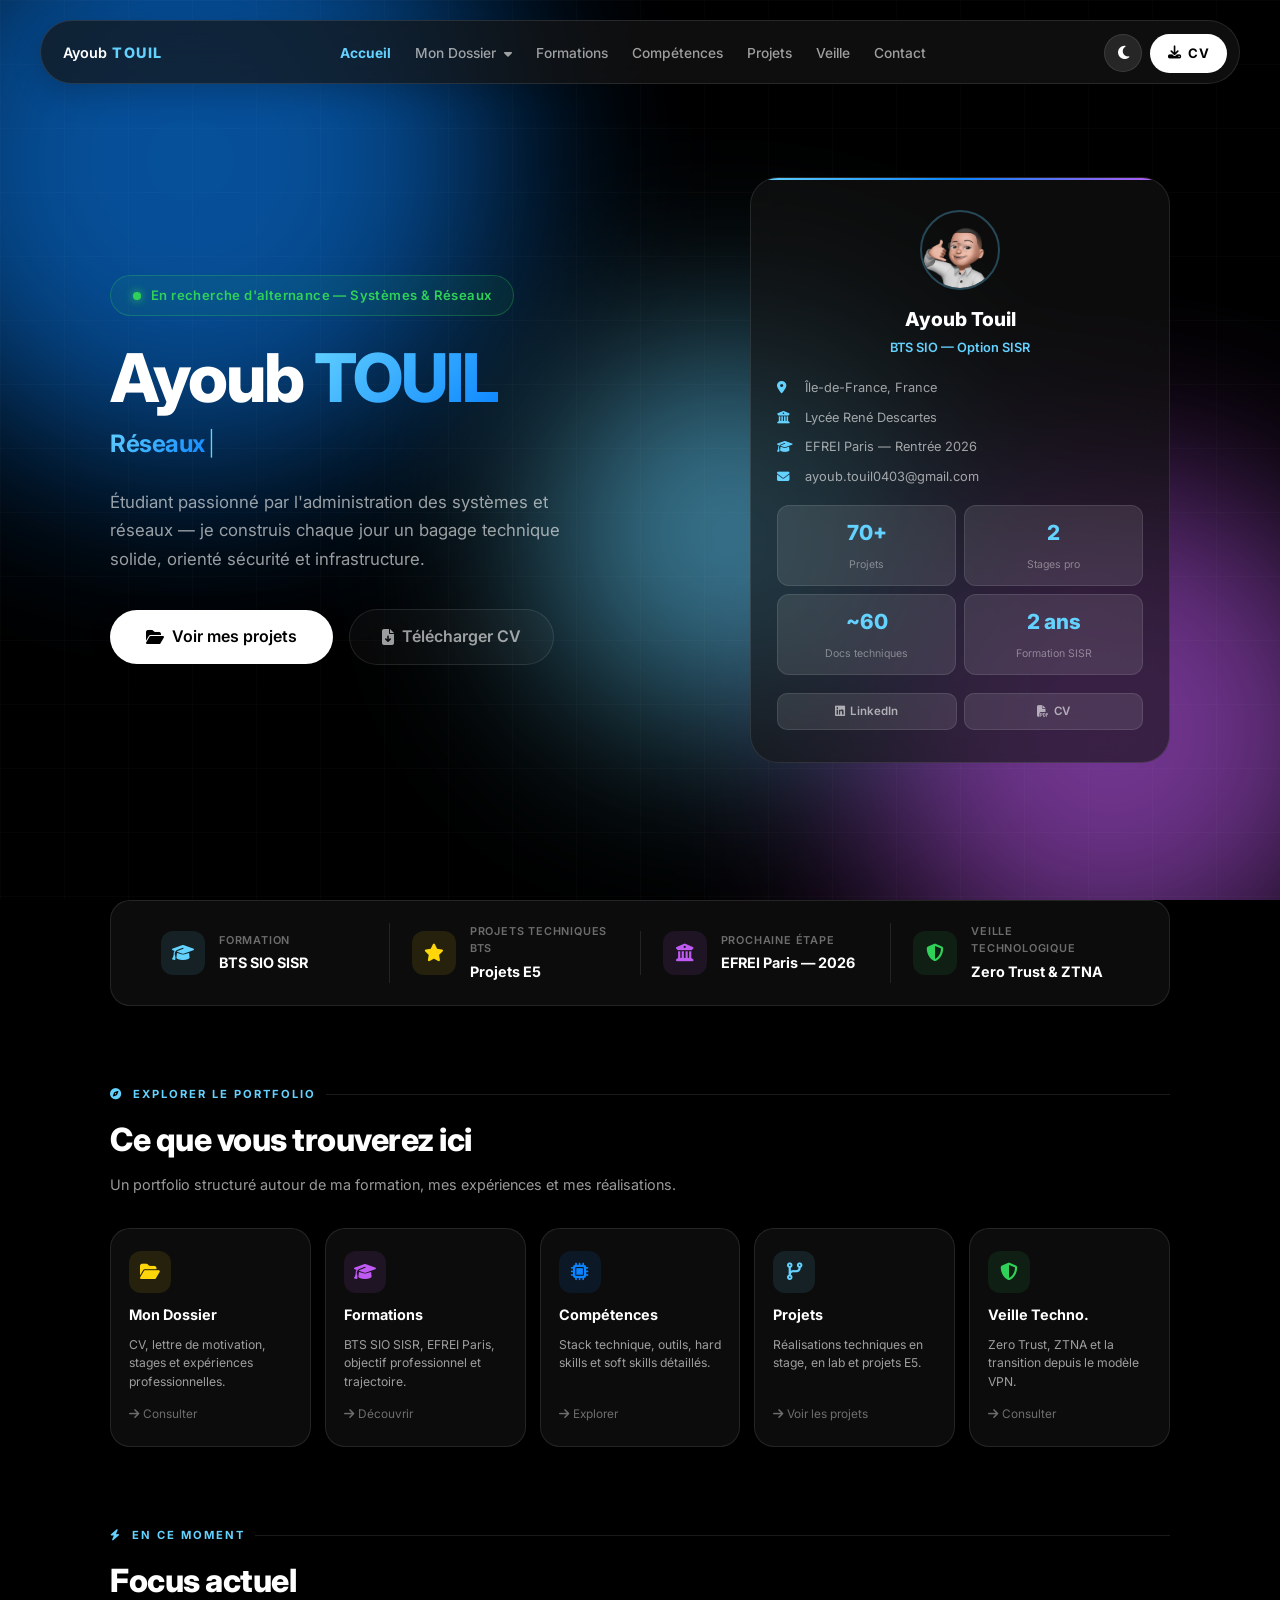
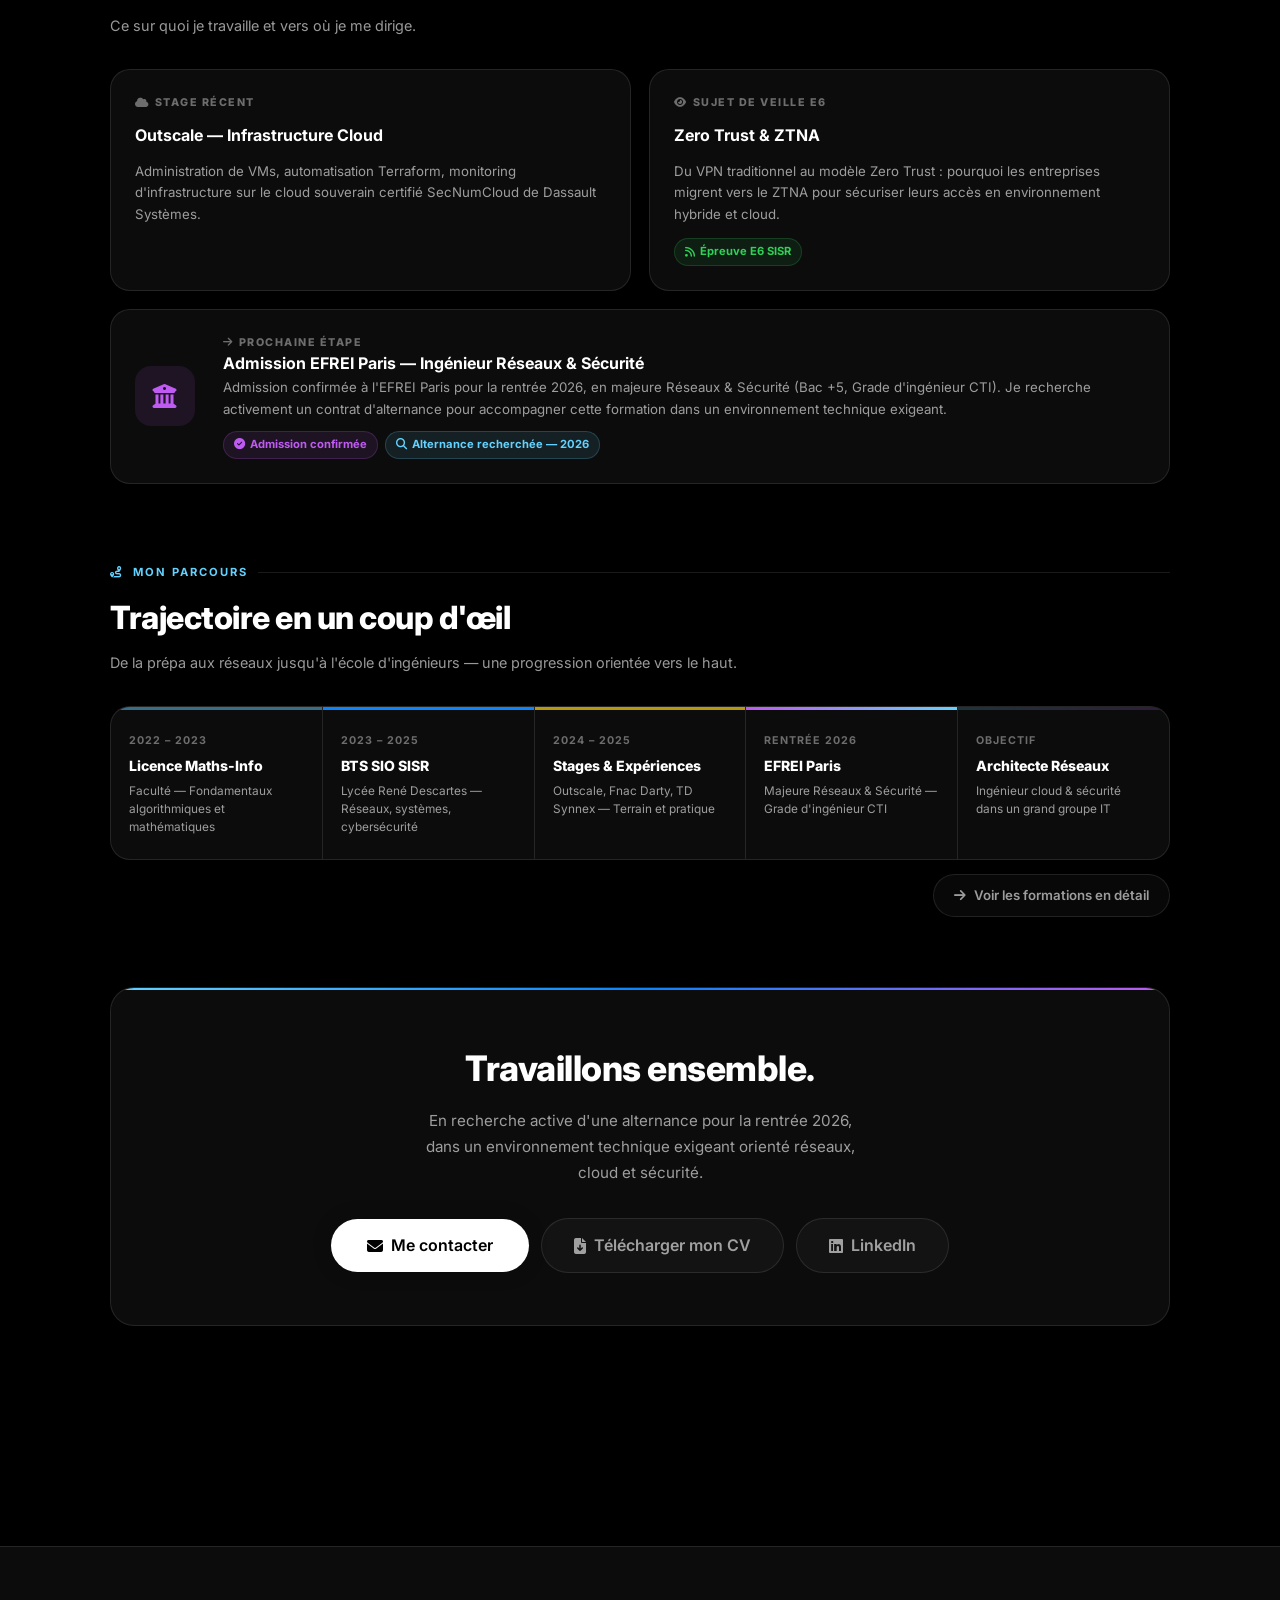
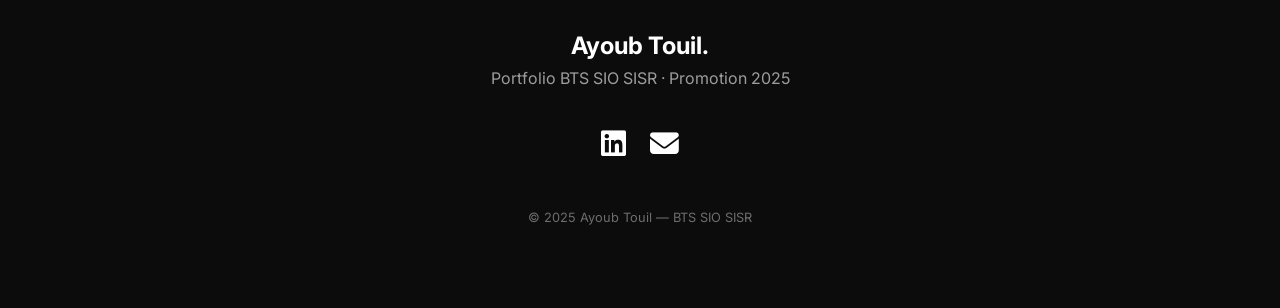
<file: index.html>
<!DOCTYPE html>
<html lang="fr">
<head>
    <meta charset="UTF-8">
    <meta name="viewport" content="width=device-width, initial-scale=1.0">
    <title>Ayoub Touil | Portfolio SISR</title>
    <link href="https://fonts.googleapis.com/css2?family=Inter:wght@300;400;600;700;800&display=swap" rel="stylesheet">
    <link rel="stylesheet" href="https://cdnjs.cloudflare.com/ajax/libs/font-awesome/6.4.0/css/all.min.css">
    <link rel="stylesheet" href="style.css">
    <style>
        /* ============================================
           ACCUEIL — STYLES SPÉCIFIQUES
        ============================================ */

        /* ---- HERO SPLIT ---- */
        .hero-split {
            min-height: 100vh;
            display: grid;
            grid-template-columns: 1fr 420px;
            align-items: center;
            gap: 60px;
            padding: 120px 20px 80px;
            max-width: 1100px;
            margin: 0 auto;
        }
        .hero-left { display: flex; flex-direction: column; }
        .hero-left .status-badge { margin-bottom: 28px; width: fit-content; }
        .hero-left h1 {
            text-align: left;
            font-size: 4.2rem;
            margin-bottom: 14px;
            line-height: 1;
        }
        .hero-left .typing-row {
            justify-content: flex-start;
            margin-bottom: 24px;
            font-size: 1.5rem;
        }
        .hero-left .hero-sub {
            text-align: left;
            margin-bottom: 36px;
            max-width: 480px;
            font-size: 1.05rem;
        }
        .hero-left .hero-ctas { justify-content: flex-start; }
        .hero-right { display: flex; justify-content: flex-end; align-items: center; }

        /* Profile card hero */
        .hero-profile-card {
            background: var(--card-glass);
            backdrop-filter: blur(25px);
            -webkit-backdrop-filter: blur(25px);
            border: 1px solid var(--border-glass);
            border-radius: 28px;
            padding: 32px 26px;
            width: 100%;
            position: relative;
            overflow: hidden;
        }
        .hero-profile-card::before {
            content: '';
            position: absolute;
            top: 0; left: 0; right: 0;
            height: 2px;
            background: linear-gradient(90deg, var(--accent-cyan), var(--accent-blue), var(--accent-purple));
        }
        .hpc-avatar {
            width: 80px; height: 80px;
            border-radius: 50%;
            border: 2px solid rgba(100,210,255,0.3);
            margin: 0 auto 14px;
            display: block;
            object-fit: cover;
        }
        .hpc-name {
            font-size: 1.2rem; font-weight: 800;
            color: var(--text-primary);
            text-align: center; margin-bottom: 3px;
        }
        .hpc-role {
            font-size: 0.8rem; color: var(--accent-cyan);
            font-weight: 600; text-align: center; margin-bottom: 20px;
        }
        .hpc-infos { display: flex; flex-direction: column; gap: 9px; margin-bottom: 18px; }
        .hpc-info {
            display: flex; align-items: center; gap: 10px;
            font-size: 0.8rem; color: var(--text-secondary);
        }
        .hpc-info i { width: 18px; color: var(--accent-cyan); font-size: 0.78rem; flex-shrink: 0; }
        .hpc-info a { color: inherit; text-decoration: none; }
        .hpc-stats {
            display: grid; grid-template-columns: 1fr 1fr;
            gap: 8px; margin-bottom: 18px;
        }
        .hpc-stat {
            background: var(--tag-bg); border: 1px solid var(--border-glass);
            border-radius: 12px; padding: 10px; text-align: center;
        }
        .hpc-stat-num { font-size: 1.3rem; font-weight: 800; color: var(--accent-cyan); display: block; }
        .hpc-stat-label { font-size: 0.66rem; color: var(--text-tertiary); line-height: 1.3; margin-top: 2px; }
        .hpc-links { display: flex; gap: 7px; }
        .hpc-link {
            flex: 1; display: flex; align-items: center; justify-content: center;
            gap: 5px; padding: 8px 6px;
            background: var(--tag-bg); border: 1px solid var(--border-glass);
            border-radius: 10px; color: var(--text-secondary);
            font-size: 0.72rem; font-weight: 600; text-decoration: none;
            transition: all 0.2s ease;
        }
        .hpc-link:hover { border-color: var(--accent-cyan); color: var(--accent-cyan); background: rgba(100,210,255,0.07); }

        /* ---- SECTION LABELS ---- */
        .idx-section-label {
            font-size: 0.7rem; font-weight: 700;
            text-transform: uppercase; letter-spacing: 2px;
            color: var(--accent-cyan); margin-bottom: 10px;
            display: flex; align-items: center; gap: 10px;
        }
        .idx-section-label::after {
            content: ''; flex: 1; height: 1px; background: var(--border-glass);
        }
        .idx-section-title {
            font-size: 2rem; font-weight: 800;
            color: var(--text-primary); margin-bottom: 8px; letter-spacing: -0.5px;
        }
        .idx-section-sub {
            font-size: 0.9rem; color: var(--text-secondary); margin-bottom: 32px;
        }

        /* ---- BLOC 2 — CREDIBILITÉ ---- */
        .credibility-bar {
            background: var(--card-glass); border: 1px solid var(--border-glass);
            border-radius: 20px; padding: 22px 28px;
            display: flex; align-items: center; gap: 0;
            margin-bottom: 80px;
        }
        .cred-item {
            flex: 1; display: flex; align-items: center; gap: 14px;
            padding: 0 22px;
        }
        .cred-item + .cred-item { border-left: 1px solid var(--border-glass); }
        .cred-icon {
            width: 44px; height: 44px; border-radius: 12px;
            display: flex; align-items: center; justify-content: center;
            font-size: 1.1rem; flex-shrink: 0;
        }
        .cred-label {
            font-size: 0.68rem; color: var(--text-tertiary);
            font-weight: 600; text-transform: uppercase; letter-spacing: 0.8px;
        }
        .cred-value { font-size: 0.9rem; font-weight: 700; color: var(--text-primary); margin-top: 2px; }

        /* ---- BLOC 3 — HUB NAVIGATION ---- */
        .hub-grid {
            display: grid;
            grid-template-columns: repeat(5, 1fr);
            gap: 14px; margin-bottom: 80px;
        }
        .hub-card {
            background: var(--card-glass); border: 1px solid var(--border-glass);
            border-radius: 20px; padding: 22px 18px;
            text-decoration: none; display: flex;
            flex-direction: column; gap: 10px;
            transition: all 0.28s ease; position: relative; overflow: hidden;
        }
        .hub-card::before {
            content: ''; position: absolute;
            top: 0; left: 0; right: 0; height: 2px;
            opacity: 0; transition: opacity 0.28s ease;
        }
        .hub-card:hover::before { opacity: 1; }
        .hub-card:hover { transform: translateY(-4px); box-shadow: 0 16px 40px var(--shadow-color); }
        .hub-icon {
            width: 42px; height: 42px; border-radius: 12px;
            display: flex; align-items: center; justify-content: center; font-size: 1.1rem;
        }
        .hub-card-title { font-size: 0.9rem; font-weight: 700; color: var(--text-primary); margin: 0; }
        .hub-card-sub { font-size: 0.76rem; color: var(--text-secondary); margin: 0; line-height: 1.5; flex: 1; }
        .hub-arrow { font-size: 0.74rem; color: var(--text-tertiary); display: flex; align-items: center; gap: 4px; margin-top: 4px; }

        .hub-dossier:hover { border-color: rgba(255,214,10,0.3); }
        .hub-dossier::before { background: linear-gradient(90deg, var(--accent-yellow), transparent); }
        .hub-dossier .hub-icon { background: rgba(255,214,10,0.1); color: var(--accent-yellow); }
        .hub-dossier:hover .hub-arrow { color: var(--accent-yellow); }

        .hub-formations:hover { border-color: rgba(191,90,242,0.3); }
        .hub-formations::before { background: linear-gradient(90deg, var(--accent-purple), transparent); }
        .hub-formations .hub-icon { background: rgba(191,90,242,0.1); color: var(--accent-purple); }
        .hub-formations:hover .hub-arrow { color: var(--accent-purple); }

        .hub-competences:hover { border-color: rgba(10,132,255,0.3); }
        .hub-competences::before { background: linear-gradient(90deg, var(--accent-blue), transparent); }
        .hub-competences .hub-icon { background: rgba(10,132,255,0.1); color: var(--accent-blue); }
        .hub-competences:hover .hub-arrow { color: var(--accent-blue); }

        .hub-projets:hover { border-color: rgba(100,210,255,0.3); }
        .hub-projets::before { background: linear-gradient(90deg, var(--accent-cyan), transparent); }
        .hub-projets .hub-icon { background: rgba(100,210,255,0.1); color: var(--accent-cyan); }
        .hub-projets:hover .hub-arrow { color: var(--accent-cyan); }

        .hub-veille:hover { border-color: rgba(52,199,89,0.3); }
        .hub-veille::before { background: linear-gradient(90deg, var(--accent-green), transparent); }
        .hub-veille .hub-icon { background: rgba(52,199,89,0.1); color: var(--accent-green); }
        .hub-veille:hover .hub-arrow { color: var(--accent-green); }

        /* ---- BLOC 4 — FOCUS ACTUEL ---- */
        .focus-grid {
            display: grid; grid-template-columns: 1fr 1fr;
            gap: 18px; margin-bottom: 80px;
        }
        .focus-card {
            background: var(--card-glass); border: 1px solid var(--border-glass);
            border-radius: 20px; padding: 24px;
            display: flex; flex-direction: column; gap: 12px;
            transition: all 0.28s ease;
        }
        .focus-card:hover { border-color: rgba(100,210,255,0.2); transform: translateY(-2px); }
        .focus-card.focus-full {
            grid-column: span 2;
            flex-direction: row; align-items: center; gap: 28px;
        }
        .focus-card-icon {
            width: 60px; height: 60px; border-radius: 16px;
            display: flex; align-items: center; justify-content: center;
            font-size: 1.5rem; flex-shrink: 0;
        }
        .focus-label {
            font-size: 0.67rem; font-weight: 800; text-transform: uppercase;
            letter-spacing: 1.5px; color: var(--text-tertiary);
            display: flex; align-items: center; gap: 5px;
        }
        .focus-title { font-size: 1rem; font-weight: 700; color: var(--text-primary); margin: 0; }
        .focus-desc { font-size: 0.83rem; color: var(--text-secondary); line-height: 1.65; margin: 0; flex: 1; }
        .focus-tags { display: flex; gap: 7px; flex-wrap: wrap; }
        .focus-tag {
            display: inline-flex; align-items: center; gap: 5px;
            padding: 4px 10px; border-radius: 20px;
            font-size: 0.7rem; font-weight: 700;
        }
        .ft-purple { background: rgba(191,90,242,0.1); color: var(--accent-purple); border: 1px solid rgba(191,90,242,0.2); }
        .ft-cyan { background: rgba(100,210,255,0.1); color: var(--accent-cyan); border: 1px solid rgba(100,210,255,0.2); }
        .ft-green { background: rgba(52,199,89,0.1); color: var(--accent-green); border: 1px solid rgba(52,199,89,0.2); }
        .ft-blue { background: rgba(10,132,255,0.1); color: var(--accent-blue); border: 1px solid rgba(10,132,255,0.2); }

        /* ---- BLOC 5 — PARCOURS ---- */
        .parcours-wrap {
            background: var(--card-glass); border: 1px solid var(--border-glass);
            border-radius: 20px; overflow: hidden; margin-bottom: 14px;
        }
        .parcours-row { display: flex; align-items: stretch; }
        .parcours-step { flex: 1; display: flex; flex-direction: column; position: relative; }
        .parcours-step + .parcours-step { border-left: 1px solid var(--border-glass); }
        .parcours-bar { height: 3px; }
        .parcours-step-inner { padding: 22px 18px; display: flex; flex-direction: column; gap: 6px; flex: 1; }
        .parcours-year { font-size: 0.67rem; font-weight: 700; text-transform: uppercase; letter-spacing: 1px; color: var(--text-tertiary); }
        .parcours-title { font-size: 0.88rem; font-weight: 800; color: var(--text-primary); }
        .parcours-sub { font-size: 0.74rem; color: var(--text-secondary); line-height: 1.5; }

        /* ---- BLOC 6 — CTA CONTACT ---- */
        .cta-contact-block {
            background: var(--card-glass); border: 1px solid var(--border-glass);
            border-radius: 24px; padding: 52px 40px;
            text-align: center; position: relative; overflow: hidden;
            margin-bottom: 60px;
        }
        .cta-contact-block::before {
            content: ''; position: absolute;
            top: 0; left: 0; right: 0; height: 2px;
            background: linear-gradient(90deg, var(--accent-cyan), var(--accent-blue), var(--accent-purple));
        }
        .cta-block-title { font-size: 2.2rem; font-weight: 800; color: var(--text-primary); margin-bottom: 12px; letter-spacing: -0.5px; }
        .cta-block-sub { font-size: 0.95rem; color: var(--text-secondary); margin-bottom: 32px; max-width: 440px; margin-left: auto; margin-right: auto; line-height: 1.7; }
        .cta-block-btns { display: flex; align-items: center; justify-content: center; gap: 12px; flex-wrap: wrap; }

        /* ---- RESPONSIVE ---- */
        @media (max-width: 960px) {
            .hero-split { grid-template-columns: 1fr; gap: 44px; min-height: unset; padding-top: 100px; }
            .hero-right { justify-content: center; }
            .hero-left h1 { font-size: 3rem; }
            .credibility-bar { flex-wrap: wrap; gap: 16px; }
            .cred-item { border-left: none !important; flex: 1 1 40%; padding: 8px 0; }
            .hub-grid { grid-template-columns: 1fr 1fr; }
            .focus-grid { grid-template-columns: 1fr; }
            .focus-card.focus-full { grid-column: span 1; flex-direction: column; }
            .parcours-row { flex-direction: column; }
            .parcours-step + .parcours-step { border-left: none; border-top: 1px solid var(--border-glass); }
        }
        @media (max-width: 600px) {
            .hub-grid { grid-template-columns: 1fr; }
            .hero-left h1 { font-size: 2.4rem; }
            .cta-contact-block { padding: 36px 20px; }
        }
    </style>
</head>
<body id="home">

    <div class="liquid-bg">
        <div class="blob blob-1"></div>
        <div class="blob blob-2"></div>
        <div class="blob blob-3"></div>
    </div>

    <nav>
        <a class="nav-brand" href="index.html">
            <span class="nb-first">Ayoub</span><span class="nb-last">TOUIL</span>
        </a>
        <div class="nav-links">
            <div class="nav-item active-page"><a href="index.html">Accueil</a></div>
            <div class="nav-item dropdown">
                <a href="dossier.html">Mon Dossier <i class="fas fa-caret-down" style="font-size:0.8rem;margin-left:4px;"></i></a>
                <div class="dropdown-menu">
                    <a href="dossier.html#documents"><i class="fas fa-file-alt"></i> CV</a>
                    <a href="dossier.html#documents"><i class="fas fa-envelope-open-text"></i> Lettre de Motivation</a>
                </div>
            </div>
            <div class="nav-item"><a href="formations.html">Formations</a></div>
            <div class="nav-item"><a href="competences.html">Compétences</a></div>
            <div class="nav-item"><a href="projets.html">Projets</a></div>
            <div class="nav-item"><a href="veille.html">Veille</a></div>
            <div class="nav-item"><a href="contact.html">Contact</a></div>
        </div>
        <div class="nav-actions">
            <button class="theme-toggle-btn" id="theme-toggle"><i class="fas fa-moon"></i></button>
            <a href="annexes/CV-TOUIL Ayoub-9.pdf" download class="nav-cv-btn">
                <i class="fas fa-download"></i> CV
            </a>
        </div>
    </nav>

    <!-- ============================================================
         BLOC 1 — HERO SPLIT
    ============================================================ -->
    <div class="hero-split">

        <!-- Gauche : texte & CTAs -->
        <div class="hero-left">
            <div class="status-badge">
                <span class="status-dot"></span>
                En recherche d'alternance — Systèmes &amp; Réseaux
            </div>

            <h1>Ayoub <span class="hero-name-accent">TOUIL</span></h1>

            <div class="typing-row">
                <span class="typing-word" id="typing-word"></span><span class="typing-cursor">|</span>
            </div>

            <p class="hero-sub">
                Étudiant passionné par l'administration des systèmes et réseaux —
                je construis chaque jour un bagage technique solide, orienté sécurité et infrastructure.
            </p>

            <div class="hero-ctas">
                <a href="projets.html" class="btn-main"><i class="fas fa-folder-open"></i> Voir mes projets</a>
                <a href="dossier.html#documents" class="btn-outline"><i class="fas fa-file-download"></i> Télécharger CV</a>
            </div>
        </div>

        <!-- Droite : carte profil -->
        <div class="hero-right">
            <div class="hero-profile-card">
                <img src="annexes/test_avatar.png" alt="Ayoub Touil" class="hpc-avatar">
                <p class="hpc-name">Ayoub Touil</p>
                <p class="hpc-role">BTS SIO — Option SISR</p>

                <div class="hpc-infos">
                    <div class="hpc-info"><i class="fas fa-map-marker-alt"></i> Île-de-France, France</div>
                    <div class="hpc-info"><i class="fas fa-university"></i> Lycée René Descartes</div>
                    <div class="hpc-info"><i class="fas fa-graduation-cap"></i> EFREI Paris — Rentrée 2026</div>
                    <div class="hpc-info"><i class="fas fa-envelope"></i>
                        <a href="mailto:ayoub.touil0403@gmail.com">ayoub.touil0403@gmail.com</a>
                    </div>
                </div>

                <div class="hpc-stats">
                    <div class="hpc-stat">
                        <span class="hpc-stat-num">70+</span>
                        <span class="hpc-stat-label">Projets</span>
                    </div>
                    <div class="hpc-stat">
                        <span class="hpc-stat-num">2</span>
                        <span class="hpc-stat-label">Stages pro</span>
                    </div>
                    <div class="hpc-stat">
                        <span class="hpc-stat-num">~60</span>
                        <span class="hpc-stat-label">Docs techniques</span>
                    </div>
                    <div class="hpc-stat">
                        <span class="hpc-stat-num">2 ans</span>
                        <span class="hpc-stat-label">Formation SISR</span>
                    </div>
                </div>

                <div class="hpc-links">
                    <a href="https://www.linkedin.com/in/ayoub-touil-233530341/" target="_blank" class="hpc-link"><i class="fab fa-linkedin"></i> LinkedIn</a>
                    <a href="dossier.html#documents" class="hpc-link"><i class="fas fa-file-pdf"></i> CV</a>
                </div>
            </div>
        </div>

    </div><!-- /hero-split -->

    <section id="about" class="container" style="padding-top: 0;">

        <!-- ============================================================
             BLOC 2 — BARRE DE CRÉDIBILITÉ
        ============================================================ -->
        <div class="credibility-bar">
            <div class="cred-item">
                <div class="cred-icon" style="background:rgba(100,210,255,0.1); color:var(--accent-cyan);">
                    <i class="fas fa-graduation-cap"></i>
                </div>
                <div>
                    <div class="cred-label">Formation</div>
                    <div class="cred-value">BTS SIO SISR</div>
                </div>
            </div>
            <div class="cred-item">
                <div class="cred-icon" style="background:rgba(255,214,10,0.1); color:var(--accent-yellow);">
                    <i class="fas fa-star"></i>
                </div>
                <div>
                    <div class="cred-label">Projets techniques BTS</div>
                    <div class="cred-value">Projets E5</div>
                </div>
            </div>
            <div class="cred-item">
                <div class="cred-icon" style="background:rgba(191,90,242,0.1); color:var(--accent-purple);">
                    <i class="fas fa-university"></i>
                </div>
                <div>
                    <div class="cred-label">Prochaine étape</div>
                    <div class="cred-value">EFREI Paris — 2026</div>
                </div>
            </div>
            <div class="cred-item">
                <div class="cred-icon" style="background:rgba(52,199,89,0.1); color:var(--accent-green);">
                    <i class="fas fa-shield-alt"></i>
                </div>
                <div>
                    <div class="cred-label">Veille technologique</div>
                    <div class="cred-value">Zero Trust & ZTNA</div>
                </div>
            </div>
        </div>

        <!-- ============================================================
             BLOC 3 — HUB DE NAVIGATION
        ============================================================ -->
        <div class="idx-section-label"><i class="fas fa-compass"></i> Explorer le portfolio</div>
        <h2 class="idx-section-title">Ce que vous trouverez ici</h2>
        <p class="idx-section-sub">Un portfolio structuré autour de ma formation, mes expériences et mes réalisations.</p>

        <div class="hub-grid">
            <a href="dossier.html" class="hub-card hub-dossier">
                <div class="hub-icon"><i class="fas fa-folder-open"></i></div>
                <p class="hub-card-title">Mon Dossier</p>
                <p class="hub-card-sub">CV, lettre de motivation, stages et expériences professionnelles.</p>
                <div class="hub-arrow"><i class="fas fa-arrow-right"></i> Consulter</div>
            </a>
            <a href="formations.html" class="hub-card hub-formations">
                <div class="hub-icon"><i class="fas fa-graduation-cap"></i></div>
                <p class="hub-card-title">Formations</p>
                <p class="hub-card-sub">BTS SIO SISR, EFREI Paris, objectif professionnel et trajectoire.</p>
                <div class="hub-arrow"><i class="fas fa-arrow-right"></i> Découvrir</div>
            </a>
            <a href="competences.html" class="hub-card hub-competences">
                <div class="hub-icon"><i class="fas fa-microchip"></i></div>
                <p class="hub-card-title">Compétences</p>
                <p class="hub-card-sub">Stack technique, outils, hard skills et soft skills détaillés.</p>
                <div class="hub-arrow"><i class="fas fa-arrow-right"></i> Explorer</div>
            </a>
            <a href="projets.html" class="hub-card hub-projets">
                <div class="hub-icon"><i class="fas fa-code-branch"></i></div>
                <p class="hub-card-title">Projets</p>
                <p class="hub-card-sub">Réalisations techniques en stage, en lab et projets E5.</p>
                <div class="hub-arrow"><i class="fas fa-arrow-right"></i> Voir les projets</div>
            </a>
            <a href="veille.html" class="hub-card hub-veille">
                <div class="hub-icon"><i class="fas fa-shield-alt"></i></div>
                <p class="hub-card-title">Veille Techno.</p>
                <p class="hub-card-sub">Zero Trust, ZTNA et la transition depuis le modèle VPN.</p>
                <div class="hub-arrow"><i class="fas fa-arrow-right"></i> Consulter</div>
            </a>
        </div>

        <!-- ============================================================
             BLOC 4 — FOCUS ACTUEL
        ============================================================ -->
        <div class="idx-section-label"><i class="fas fa-bolt"></i> En ce moment</div>
        <h2 class="idx-section-title">Focus actuel</h2>
        <p class="idx-section-sub">Ce sur quoi je travaille et vers où je me dirige.</p>

        <div class="focus-grid">

            <div class="focus-card">
                <div class="focus-label"><i class="fas fa-cloud"></i> Stage récent</div>
                <p class="focus-title">Outscale — Infrastructure Cloud</p>
                <p class="focus-desc">Administration de VMs, automatisation Terraform, monitoring d'infrastructure sur le cloud souverain certifié SecNumCloud de Dassault Systèmes.</p>
                <div class="focus-tags">
                </div>
            </div>

            <div class="focus-card">
                <div class="focus-label"><i class="fas fa-eye"></i> Sujet de veille E6</div>
                <p class="focus-title">Zero Trust & ZTNA</p>
                <p class="focus-desc">Du VPN traditionnel au modèle Zero Trust : pourquoi les entreprises migrent vers le ZTNA pour sécuriser leurs accès en environnement hybride et cloud.</p>
                <div class="focus-tags">
                    <span class="focus-tag ft-green"><i class="fas fa-rss"></i> Épreuve E6 SISR</span>
                </div>
            </div>

            <div class="focus-card focus-full">
                <div class="focus-card-icon" style="background:rgba(191,90,242,0.1); color:var(--accent-purple);">
                    <i class="fas fa-university"></i>
                </div>
                <div style="flex:1;">
                    <div class="focus-label"><i class="fas fa-arrow-right"></i> Prochaine étape</div>
                    <p class="focus-title">Admission EFREI Paris — Ingénieur Réseaux &amp; Sécurité</p>
                    <p class="focus-desc">Admission confirmée à l'EFREI Paris pour la rentrée 2026, en majeure Réseaux & Sécurité (Bac +5, Grade d'ingénieur CTI). Je recherche activement un contrat d'alternance pour accompagner cette formation dans un environnement technique exigeant.</p>
                    <div class="focus-tags" style="margin-top:10px;">
                        <span class="focus-tag ft-purple"><i class="fas fa-check-circle"></i> Admission confirmée</span>
                        <span class="focus-tag ft-cyan"><i class="fas fa-search"></i> Alternance recherchée — 2026</span>
                    </div>
                </div>
            </div>

        </div>

        <!-- ============================================================
             BLOC 5 — PARCOURS EN UN COUP D'ŒIL
        ============================================================ -->
        <div class="idx-section-label"><i class="fas fa-route"></i> Mon parcours</div>
        <h2 class="idx-section-title">Trajectoire en un coup d'œil</h2>
        <p class="idx-section-sub">De la prépa aux réseaux jusqu'à l'école d'ingénieurs — une progression orientée vers le haut.</p>

        <div class="parcours-wrap">
            <div class="parcours-row">
                <div class="parcours-step">
                    <div class="parcours-bar" style="background:rgba(100,210,255,0.5);"></div>
                    <div class="parcours-step-inner">
                        <div class="parcours-year">2022 – 2023</div>
                        <div class="parcours-title">Licence Maths-Info</div>
                        <div class="parcours-sub">Faculté — Fondamentaux algorithmiques et mathématiques</div>
                    </div>
                </div>
                <div class="parcours-step">
                    <div class="parcours-bar" style="background:var(--accent-blue);"></div>
                    <div class="parcours-step-inner">
                        <div class="parcours-year">2023 – 2025</div>
                        <div class="parcours-title">BTS SIO SISR</div>
                        <div class="parcours-sub">Lycée René Descartes — Réseaux, systèmes, cybersécurité</div>
                    </div>
                </div>
                <div class="parcours-step">
                    <div class="parcours-bar" style="background:rgba(255,214,10,0.7);"></div>
                    <div class="parcours-step-inner">
                        <div class="parcours-year">2024 – 2025</div>
                        <div class="parcours-title">Stages &amp; Expériences</div>
                        <div class="parcours-sub">Outscale, Fnac Darty, TD Synnex — Terrain et pratique</div>
                    </div>
                </div>
                <div class="parcours-step">
                    <div class="parcours-bar" style="background: linear-gradient(90deg, var(--accent-purple), var(--accent-cyan));"></div>
                    <div class="parcours-step-inner">
                        <div class="parcours-year">Rentrée 2026</div>
                        <div class="parcours-title">EFREI Paris</div>
                        <div class="parcours-sub">Majeure Réseaux &amp; Sécurité — Grade d'ingénieur CTI</div>
                    </div>
                </div>
                <div class="parcours-step">
                    <div class="parcours-bar" style="background: linear-gradient(90deg, rgba(100,210,255,0.2), rgba(191,90,242,0.2));"></div>
                    <div class="parcours-step-inner">
                        <div class="parcours-year">Objectif</div>
                        <div class="parcours-title">Architecte Réseaux</div>
                        <div class="parcours-sub">Ingénieur cloud &amp; sécurité dans un grand groupe IT</div>
                    </div>
                </div>
            </div>
        </div>
        <div style="margin-top:12px; text-align:right; margin-bottom: 70px;">
            <a href="formations.html" class="btn-outline" style="font-size:0.83rem; padding:10px 20px;">
                <i class="fas fa-arrow-right"></i> Voir les formations en détail
            </a>
        </div>

        <!-- ============================================================
             BLOC 6 — CTA CONTACT & CV
        ============================================================ -->
        <div class="cta-contact-block">
            <h2 class="cta-block-title">Travaillons ensemble.</h2>
            <p class="cta-block-sub">En recherche active d'une alternance pour la rentrée 2026, dans un environnement technique exigeant orienté réseaux, cloud et sécurité.</p>
            <div class="cta-block-btns">
                <a href="contact.html" class="btn-main"><i class="fas fa-envelope"></i> Me contacter</a>
                <a href="annexes/CV-TOUIL Ayoub-9.pdf" download class="btn-outline"><i class="fas fa-file-download"></i> Télécharger mon CV</a>
                <a href="https://www.linkedin.com/in/ayoub-touil-233530341/" target="_blank" class="btn-outline"><i class="fab fa-linkedin"></i> LinkedIn</a>
            </div>
        </div>

    </section>

    <footer id="contact">
        <h2>Ayoub Touil.</h2>
        <p style="color:var(--text-secondary); margin-bottom: 30px;">Portfolio BTS SIO SISR · Promotion 2025</p>
        <div style="font-size: 1.8rem; display:flex; justify-content:center; gap:24px;">
            <a href="https://www.linkedin.com/in/ayoub-touil-233530341/" target="_blank" style="color: var(--text-primary); transition:0.3s;"><i class="fab fa-linkedin"></i></a>
            <a href="mailto:ayoub.touil0403@gmail.com" style="color: var(--text-primary); transition:0.3s;"><i class="fas fa-envelope"></i></a>
        </div>
        <p style="margin-top: 40px; font-size: 0.8rem; color:var(--text-tertiary);">© 2025 Ayoub Touil — BTS SIO SISR</p>
    </footer>

    <script src="script.js" defer></script>

    <script>
        (function () {
            const words = ['Réseaux', 'Systèmes', 'Cybersécurité', 'Infrastructure', 'Cloud', 'Administration'];
            let wordIdx = 0, charIdx = 0, deleting = false;
            const el = document.getElementById('typing-word');
            if (!el) return;
            function tick() {
                const word = words[wordIdx];
                if (deleting) { charIdx--; el.textContent = word.substring(0, charIdx); }
                else { charIdx++; el.textContent = word.substring(0, charIdx); }
                let delay = deleting ? 70 : 110;
                if (!deleting && charIdx === word.length) { delay = 2000; deleting = true; }
                else if (deleting && charIdx === 0) { deleting = false; wordIdx = (wordIdx + 1) % words.length; delay = 380; }
                setTimeout(tick, delay);
            }
            setTimeout(tick, 700);
        })();
    </script>
</body>
</html>
</file>
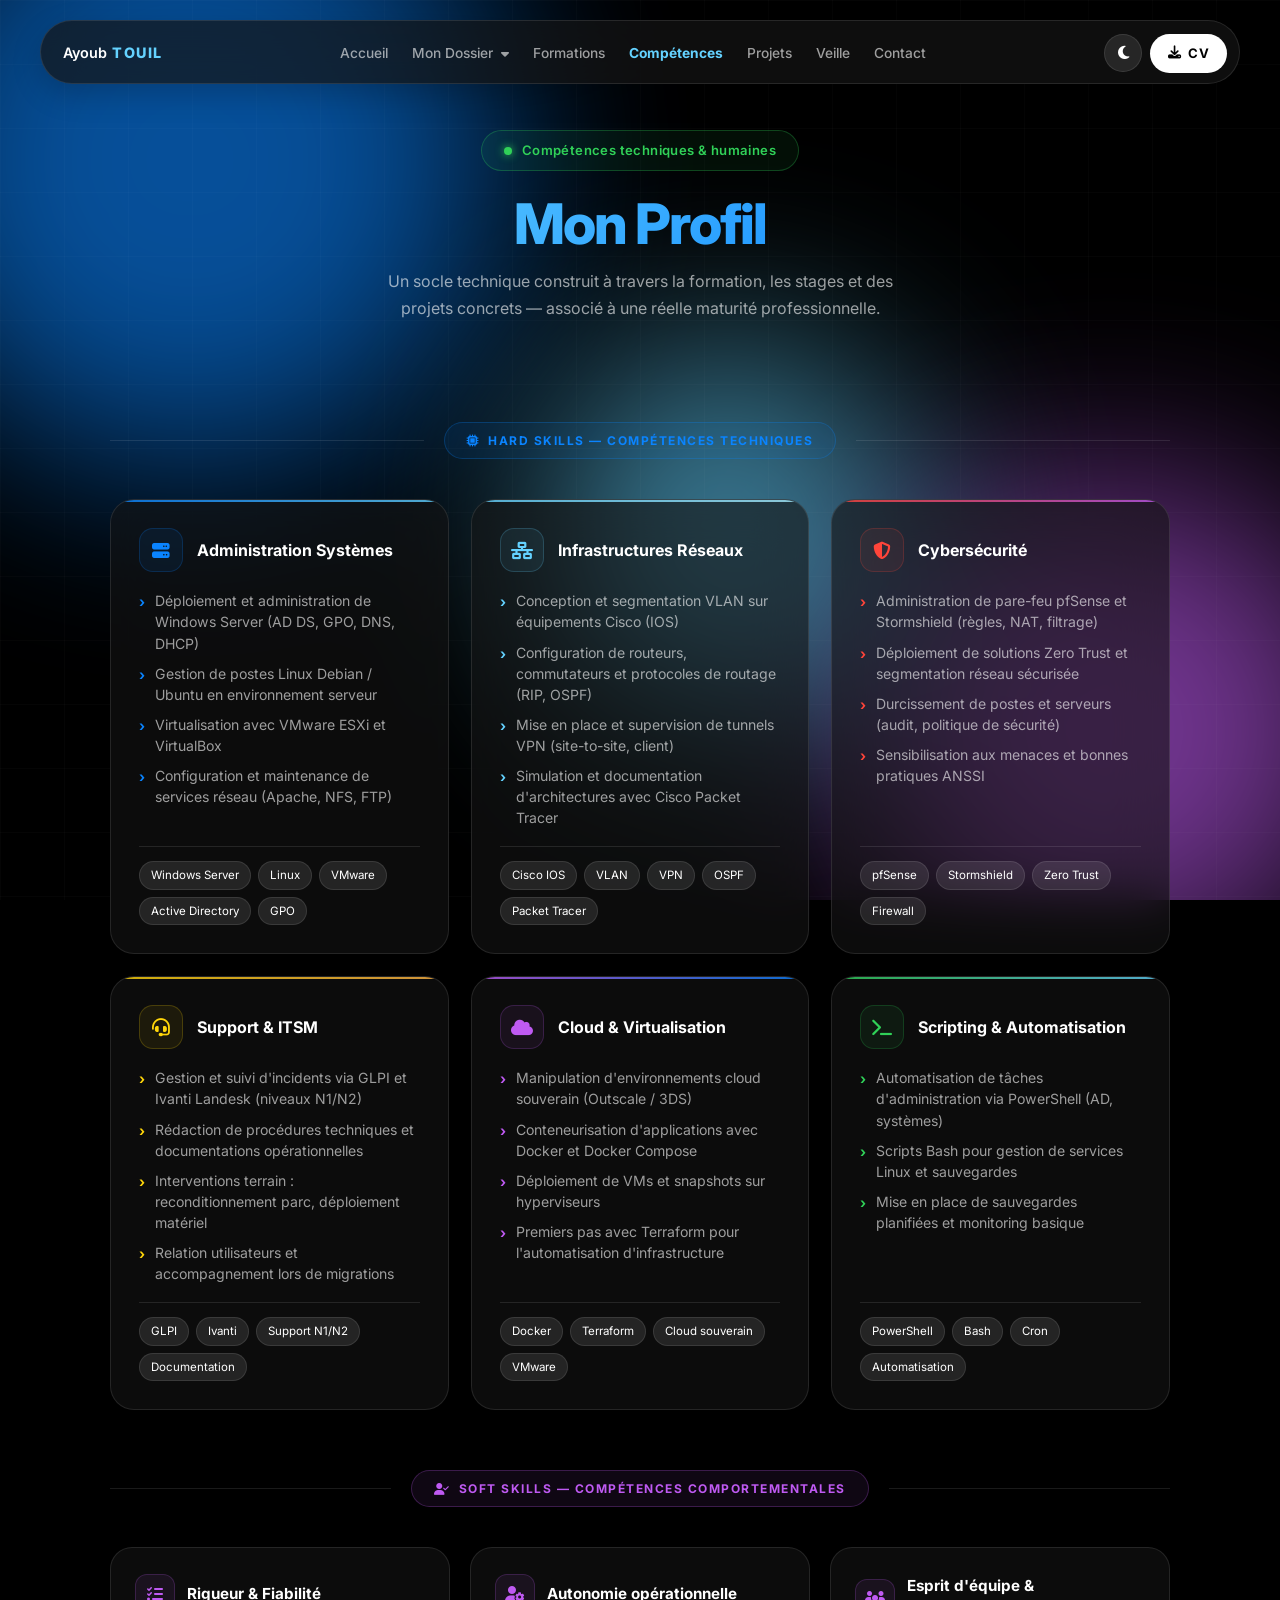
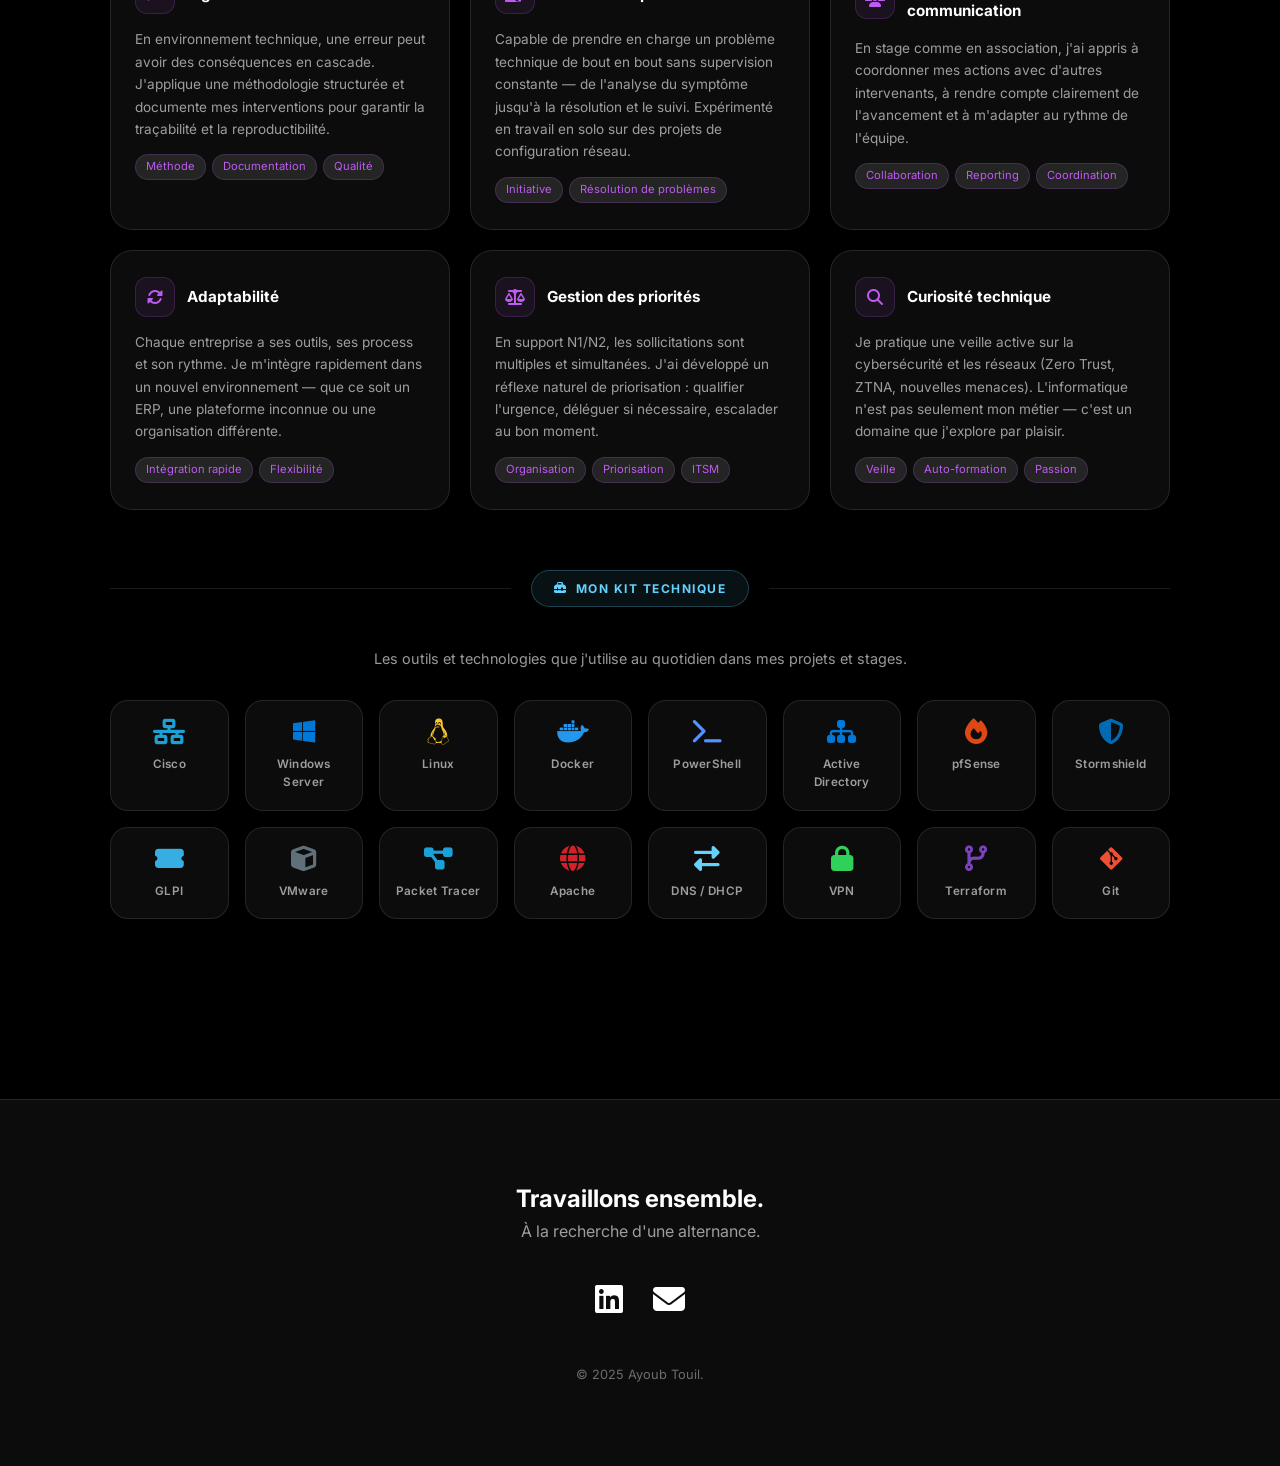
<file: competences.html>
<!DOCTYPE html>
<html lang="fr">
<head>
    <meta charset="UTF-8">
    <meta name="viewport" content="width=device-width, initial-scale=1.0">
    <title>Compétences | Ayoub Touil</title>
    <link href="https://fonts.googleapis.com/css2?family=Inter:wght@300;400;600;700;800&display=swap" rel="stylesheet">
    <link rel="stylesheet" href="https://cdnjs.cloudflare.com/ajax/libs/font-awesome/6.4.0/css/all.min.css">
    <link rel="stylesheet" href="style.css">
    <style>
    /* ===== COMPÉTENCES PAGE STYLES ===== */
    .comp-hero {
        padding: 130px 20px 60px;
        text-align: center;
        max-width: 800px;
        margin: 0 auto;
    }
    .comp-hero h1 {
        font-size: 3.5rem; font-weight: 800; letter-spacing: -2px;
        background: linear-gradient(135deg, var(--accent-cyan), var(--accent-blue));
        -webkit-background-clip: text; -webkit-text-fill-color: transparent; background-clip: text;
        margin-bottom: 14px;
    }
    .comp-hero p { color: var(--text-secondary); font-size: 1rem; line-height: 1.7; max-width: 520px; margin: 0 auto; }

    /* Section divider */
    .comp-section { max-width: 1100px; margin: 0 auto; padding: 40px 20px 60px; }
    .comp-section-header { display: flex; align-items: center; gap: 20px; margin-bottom: 40px; }
    .comp-section-line { flex: 1; height: 1px; background: var(--border-glass); }
    .comp-section-tag {
        display: flex; align-items: center; gap: 8px;
        padding: 8px 22px; border-radius: 30px;
        font-size: 0.75rem; font-weight: 700; text-transform: uppercase; letter-spacing: 1.5px;
        white-space: nowrap;
    }
    .tag-hard { background: rgba(10,132,255,0.08); border: 1px solid rgba(10,132,255,0.25); color: var(--accent-blue); }
    .tag-soft { background: rgba(191,90,242,0.08); border: 1px solid rgba(191,90,242,0.25); color: var(--accent-purple); }
    .tag-bag  { background: rgba(100,210,255,0.08); border: 1px solid rgba(100,210,255,0.25); color: var(--accent-cyan); }

    /* Grille hard skills */
    .hard-grid { display: grid; grid-template-columns: repeat(auto-fit, minmax(300px, 1fr)); gap: 22px; }
    .hcard {
        background: var(--card-glass); backdrop-filter: blur(25px);
        border: 1px solid var(--border-glass); border-radius: 24px; padding: 28px;
        display: flex; flex-direction: column; gap: 18px;
        transition: all 0.35s ease; position: relative; overflow: hidden;
    }
    .hcard::before {
        content: ''; position: absolute; top: 0; left: 0; right: 0; height: 2px;
        background: var(--hcard-accent, linear-gradient(90deg, var(--accent-blue), var(--accent-cyan)));
        opacity: 0.8;
    }
    .hcard:hover { transform: translateY(-4px); border-color: rgba(100,210,255,0.25); box-shadow: 0 20px 40px var(--shadow-color); }
    .hcard-head { display: flex; align-items: center; gap: 14px; }
    .hcard-icon {
        width: 44px; height: 44px; border-radius: 14px;
        background: var(--hcard-bg, rgba(10,132,255,0.1));
        border: 1px solid var(--hcard-border, rgba(10,132,255,0.2));
        display: flex; align-items: center; justify-content: center;
        font-size: 1.1rem; color: var(--hcard-color, var(--accent-blue)); flex-shrink: 0;
    }
    .hcard-title { font-size: 1rem; font-weight: 700; color: var(--text-primary); margin: 0; }
    .hcard ul { list-style: none; margin: 0; padding: 0; display: flex; flex-direction: column; gap: 9px; }
    .hcard li { display: flex; align-items: flex-start; gap: 10px; font-size: 0.88rem; color: var(--text-secondary); line-height: 1.5; }
    .hcard li::before { content: '›'; color: var(--hcard-color, var(--accent-blue)); font-weight: 700; flex-shrink: 0; margin-top: 1px; }
    .hcard-tags { display: flex; flex-wrap: wrap; gap: 7px; border-top: 1px solid var(--border-glass); padding-top: 14px; margin-top: auto; }
    .hcard-tags .tech-tag { font-size: 0.72rem; padding: 4px 11px; margin: 0; }

    /* Soft skills */
    .soft-grid { display: grid; grid-template-columns: repeat(auto-fit, minmax(260px, 1fr)); gap: 20px; }
    .scard {
        background: var(--card-glass); backdrop-filter: blur(25px);
        border: 1px solid var(--border-glass); border-radius: 22px; padding: 26px 24px;
        display: flex; flex-direction: column; gap: 14px;
        transition: all 0.35s ease;
    }
    .scard:hover { transform: translateY(-3px); border-color: rgba(191,90,242,0.3); }
    .scard-head { display: flex; align-items: center; gap: 12px; }
    .scard-icon {
        width: 40px; height: 40px; border-radius: 12px;
        background: rgba(191,90,242,0.08); border: 1px solid rgba(191,90,242,0.2);
        display: flex; align-items: center; justify-content: center;
        font-size: 1rem; color: var(--accent-purple); flex-shrink: 0;
    }
    .scard h3 { font-size: 0.95rem; font-weight: 700; color: var(--text-primary); margin: 0; }
    .scard p { font-size: 0.85rem; color: var(--text-secondary); line-height: 1.65; margin: 0; }
    .scard-tags { display: flex; flex-wrap: wrap; gap: 6px; }
    .scard-tags .tech-tag { font-size: 0.7rem; padding: 3px 10px; margin: 0; border-color: rgba(191,90,242,0.2); color: var(--accent-purple); }

    /* Bagage informatique */
    .bag-section { max-width: 1100px; margin: 0 auto; padding: 0 20px 80px; }
    .bag-grid { display: grid; grid-template-columns: repeat(auto-fill, minmax(110px, 1fr)); gap: 16px; margin-top: 20px; }
    .bag-item {
        background: var(--card-glass); border: 1px solid var(--border-glass);
        border-radius: 18px; padding: 18px 12px; text-align: center;
        display: flex; flex-direction: column; align-items: center; gap: 10px;
        transition: all 0.3s ease; cursor: default;
    }
    .bag-item:hover { transform: translateY(-4px) scale(1.03); border-color: var(--accent-cyan); box-shadow: 0 10px 30px var(--shadow-color); }
    .bag-item i { font-size: 1.6rem; }
    .bag-item span { font-size: 0.73rem; font-weight: 600; color: var(--text-secondary); letter-spacing: 0.3px; text-align: center; }

    @media (max-width: 768px) {
        .comp-hero h1 { font-size: 2.4rem; }
        .hard-grid, .soft-grid { grid-template-columns: 1fr; }
    }
    </style>
</head>
<body>

    <div class="liquid-bg">
        <div class="blob blob-1"></div>
        <div class="blob blob-2"></div>
        <div class="blob blob-3"></div>
    </div>

    <nav>
        <a class="nav-brand" href="index.html">
            <span class="nb-first">Ayoub</span><span class="nb-last">TOUIL</span>
        </a>
        <div class="nav-links">
            <div class="nav-item"><a href="index.html">Accueil</a></div>
            <div class="nav-item dropdown">
                <a href="dossier.html">Mon Dossier <i class="fas fa-caret-down" style="font-size:0.8rem;margin-left:4px;"></i></a>
                <div class="dropdown-menu">
                    <a href="dossier.html#documents"><i class="fas fa-file-alt"></i> CV</a>
                    <a href="dossier.html#documents"><i class="fas fa-envelope-open-text"></i> Lettre de Motivation</a>
                </div>
            </div>
            <div class="nav-item"><a href="formations.html">Formations</a></div>
            <div class="nav-item active-page"><a href="competences.html">Compétences</a></div>
            <div class="nav-item"><a href="projets.html">Projets</a></div>
            <div class="nav-item"><a href="veille.html">Veille</a></div>
            <div class="nav-item"><a href="contact.html">Contact</a></div>
        </div>
        <div class="nav-actions">
            <button class="theme-toggle-btn" id="theme-toggle"><i class="fas fa-moon"></i></button>
            <a href="annexes/CV-TOUIL Ayoub-9.pdf" download class="nav-cv-btn">
                <i class="fas fa-download"></i> CV
            </a>
        </div>
    </nav>

    <!-- HERO -->
    <div class="comp-hero">
        <div class="status-badge" style="margin-bottom:24px;">
            <span class="status-dot"></span> Compétences techniques &amp; humaines
        </div>
        <h1>Mon Profil</h1>
        <p>Un socle technique construit à travers la formation, les stages et des projets concrets — associé à une réelle maturité professionnelle.</p>
    </div>

    <!-- ============ HARD SKILLS ============ -->
    <div class="comp-section">
        <div class="comp-section-header">
            <div class="comp-section-line"></div>
            <div class="comp-section-tag tag-hard"><i class="fas fa-microchip"></i> Hard Skills — Compétences Techniques</div>
            <div class="comp-section-line"></div>
        </div>

        <div class="hard-grid">

            <!-- Administration Systèmes -->
            <div class="hcard" style="--hcard-color:var(--accent-blue);--hcard-bg:rgba(10,132,255,0.08);--hcard-border:rgba(10,132,255,0.2);--hcard-accent:linear-gradient(90deg,var(--accent-blue),var(--accent-cyan));">
                <div class="hcard-head">
                    <div class="hcard-icon"><i class="fas fa-server"></i></div>
                    <h3 class="hcard-title">Administration Systèmes</h3>
                </div>
                <ul>
                    <li>Déploiement et administration de Windows Server (AD DS, GPO, DNS, DHCP)</li>
                    <li>Gestion de postes Linux Debian / Ubuntu en environnement serveur</li>
                    <li>Virtualisation avec VMware ESXi et VirtualBox</li>
                    <li>Configuration et maintenance de services réseau (Apache, NFS, FTP)</li>
                </ul>
                <div class="hcard-tags">
                    <span class="tech-tag">Windows Server</span>
                    <span class="tech-tag">Linux</span>
                    <span class="tech-tag">VMware</span>
                    <span class="tech-tag">Active Directory</span>
                    <span class="tech-tag">GPO</span>
                </div>
            </div>

            <!-- Infrastructures Réseaux -->
            <div class="hcard" style="--hcard-color:var(--accent-cyan);--hcard-bg:rgba(100,210,255,0.07);--hcard-border:rgba(100,210,255,0.2);--hcard-accent:linear-gradient(90deg,var(--accent-cyan),#a8edff);">
                <div class="hcard-head">
                    <div class="hcard-icon"><i class="fas fa-network-wired"></i></div>
                    <h3 class="hcard-title">Infrastructures Réseaux</h3>
                </div>
                <ul>
                    <li>Conception et segmentation VLAN sur équipements Cisco (IOS)</li>
                    <li>Configuration de routeurs, commutateurs et protocoles de routage (RIP, OSPF)</li>
                    <li>Mise en place et supervision de tunnels VPN (site-to-site, client)</li>
                    <li>Simulation et documentation d'architectures avec Cisco Packet Tracer</li>
                </ul>
                <div class="hcard-tags">
                    <span class="tech-tag">Cisco IOS</span>
                    <span class="tech-tag">VLAN</span>
                    <span class="tech-tag">VPN</span>
                    <span class="tech-tag">OSPF</span>
                    <span class="tech-tag">Packet Tracer</span>
                </div>
            </div>

            <!-- Cybersécurité -->
            <div class="hcard" style="--hcard-color:var(--accent-red);--hcard-bg:rgba(255,69,58,0.07);--hcard-border:rgba(255,69,58,0.2);--hcard-accent:linear-gradient(90deg,var(--accent-red),var(--accent-purple));">
                <div class="hcard-head">
                    <div class="hcard-icon"><i class="fas fa-shield-alt"></i></div>
                    <h3 class="hcard-title">Cybersécurité</h3>
                </div>
                <ul>
                    <li>Administration de pare-feu pfSense et Stormshield (règles, NAT, filtrage)</li>
                    <li>Déploiement de solutions Zero Trust et segmentation réseau sécurisée</li>
                    <li>Durcissement de postes et serveurs (audit, politique de sécurité)</li>
                    <li>Sensibilisation aux menaces et bonnes pratiques ANSSI</li>
                </ul>
                <div class="hcard-tags">
                    <span class="tech-tag">pfSense</span>
                    <span class="tech-tag">Stormshield</span>
                    <span class="tech-tag">Zero Trust</span>
                    <span class="tech-tag">Firewall</span>
                </div>
            </div>

            <!-- Support & ITSM -->
            <div class="hcard" style="--hcard-color:var(--accent-yellow);--hcard-bg:rgba(255,214,10,0.07);--hcard-border:rgba(255,214,10,0.2);--hcard-accent:linear-gradient(90deg,var(--accent-yellow),#ffb347);">
                <div class="hcard-head">
                    <div class="hcard-icon"><i class="fas fa-headset"></i></div>
                    <h3 class="hcard-title">Support &amp; ITSM</h3>
                </div>
                <ul>
                    <li>Gestion et suivi d'incidents via GLPI et Ivanti Landesk (niveaux N1/N2)</li>
                    <li>Rédaction de procédures techniques et documentations opérationnelles</li>
                    <li>Interventions terrain : reconditionnement parc, déploiement matériel</li>
                    <li>Relation utilisateurs et accompagnement lors de migrations</li>
                </ul>
                <div class="hcard-tags">
                    <span class="tech-tag">GLPI</span>
                    <span class="tech-tag">Ivanti</span>
                    <span class="tech-tag">Support N1/N2</span>
                    <span class="tech-tag">Documentation</span>
                </div>
            </div>

            <!-- Cloud & Virtualisation -->
            <div class="hcard" style="--hcard-color:var(--accent-purple);--hcard-bg:rgba(191,90,242,0.07);--hcard-border:rgba(191,90,242,0.2);--hcard-accent:linear-gradient(90deg,var(--accent-purple),var(--accent-blue));">
                <div class="hcard-head">
                    <div class="hcard-icon"><i class="fas fa-cloud"></i></div>
                    <h3 class="hcard-title">Cloud &amp; Virtualisation</h3>
                </div>
                <ul>
                    <li>Manipulation d'environnements cloud souverain (Outscale / 3DS)</li>
                    <li>Conteneurisation d'applications avec Docker et Docker Compose</li>
                    <li>Déploiement de VMs et snapshots sur hyperviseurs</li>
                    <li>Premiers pas avec Terraform pour l'automatisation d'infrastructure</li>
                </ul>
                <div class="hcard-tags">
                    <span class="tech-tag">Docker</span>
                    <span class="tech-tag">Terraform</span>
                    <span class="tech-tag">Cloud souverain</span>
                    <span class="tech-tag">VMware</span>
                </div>
            </div>

            <!-- Scripting & Automatisation -->
            <div class="hcard" style="--hcard-color:var(--accent-green);--hcard-bg:rgba(48,209,88,0.07);--hcard-border:rgba(48,209,88,0.2);--hcard-accent:linear-gradient(90deg,var(--accent-green),var(--accent-cyan));">
                <div class="hcard-head">
                    <div class="hcard-icon"><i class="fas fa-terminal"></i></div>
                    <h3 class="hcard-title">Scripting &amp; Automatisation</h3>
                </div>
                <ul>
                    <li>Automatisation de tâches d'administration via PowerShell (AD, systèmes)</li>
                    <li>Scripts Bash pour gestion de services Linux et sauvegardes</li>
                    <li>Mise en place de sauvegardes planifiées et monitoring basique</li>
                </ul>
                <div class="hcard-tags">
                    <span class="tech-tag">PowerShell</span>
                    <span class="tech-tag">Bash</span>
                    <span class="tech-tag">Cron</span>
                    <span class="tech-tag">Automatisation</span>
                </div>
            </div>

        </div>
    </div>

    <!-- ============ SOFT SKILLS ============ -->
    <div class="comp-section" style="padding-top: 0;">
        <div class="comp-section-header">
            <div class="comp-section-line"></div>
            <div class="comp-section-tag tag-soft"><i class="fas fa-user-check"></i> Soft Skills — Compétences Comportementales</div>
            <div class="comp-section-line"></div>
        </div>

        <div class="soft-grid">

            <div class="scard">
                <div class="scard-head">
                    <div class="scard-icon"><i class="fas fa-tasks"></i></div>
                    <h3>Rigueur &amp; Fiabilité</h3>
                </div>
                <p>En environnement technique, une erreur peut avoir des conséquences en cascade. J'applique une méthodologie structurée et documente mes interventions pour garantir la traçabilité et la reproductibilité.</p>
                <div class="scard-tags"><span class="tech-tag">Méthode</span><span class="tech-tag">Documentation</span><span class="tech-tag">Qualité</span></div>
            </div>

            <div class="scard">
                <div class="scard-head">
                    <div class="scard-icon"><i class="fas fa-user-cog"></i></div>
                    <h3>Autonomie opérationnelle</h3>
                </div>
                <p>Capable de prendre en charge un problème technique de bout en bout sans supervision constante — de l'analyse du symptôme jusqu'à la résolution et le suivi. Expérimenté en travail en solo sur des projets de configuration réseau.</p>
                <div class="scard-tags"><span class="tech-tag">Initiative</span><span class="tech-tag">Résolution de problèmes</span></div>
            </div>

            <div class="scard">
                <div class="scard-head">
                    <div class="scard-icon"><i class="fas fa-users"></i></div>
                    <h3>Esprit d'équipe &amp; communication</h3>
                </div>
                <p>En stage comme en association, j'ai appris à coordonner mes actions avec d'autres intervenants, à rendre compte clairement de l'avancement et à m'adapter au rythme de l'équipe.</p>
                <div class="scard-tags"><span class="tech-tag">Collaboration</span><span class="tech-tag">Reporting</span><span class="tech-tag">Coordination</span></div>
            </div>

            <div class="scard">
                <div class="scard-head">
                    <div class="scard-icon"><i class="fas fa-sync-alt"></i></div>
                    <h3>Adaptabilité</h3>
                </div>
                <p>Chaque entreprise a ses outils, ses process et son rythme. Je m'intègre rapidement dans un nouvel environnement — que ce soit un ERP, une plateforme inconnue ou une organisation différente.</p>
                <div class="scard-tags"><span class="tech-tag">Intégration rapide</span><span class="tech-tag">Flexibilité</span></div>
            </div>

            <div class="scard">
                <div class="scard-head">
                    <div class="scard-icon"><i class="fas fa-balance-scale"></i></div>
                    <h3>Gestion des priorités</h3>
                </div>
                <p>En support N1/N2, les sollicitations sont multiples et simultanées. J'ai développé un réflexe naturel de priorisation : qualifier l'urgence, déléguer si nécessaire, escalader au bon moment.</p>
                <div class="scard-tags"><span class="tech-tag">Organisation</span><span class="tech-tag">Priorisation</span><span class="tech-tag">ITSM</span></div>
            </div>

            <div class="scard">
                <div class="scard-head">
                    <div class="scard-icon"><i class="fas fa-search"></i></div>
                    <h3>Curiosité technique</h3>
                </div>
                <p>Je pratique une veille active sur la cybersécurité et les réseaux (Zero Trust, ZTNA, nouvelles menaces). L'informatique n'est pas seulement mon métier — c'est un domaine que j'explore par plaisir.</p>
                <div class="scard-tags"><span class="tech-tag">Veille</span><span class="tech-tag">Auto-formation</span><span class="tech-tag">Passion</span></div>
            </div>

        </div>
    </div>

    <!-- ============ BAGAGE INFORMATIQUE ============ -->
    <div class="bag-section">
        <div class="comp-section-header">
            <div class="comp-section-line"></div>
            <div class="comp-section-tag tag-bag"><i class="fas fa-toolbox"></i> Mon Kit Technique</div>
            <div class="comp-section-line"></div>
        </div>
        <p style="text-align:center; color:var(--text-secondary); font-size:0.9rem; margin-bottom:30px;">Les outils et technologies que j'utilise au quotidien dans mes projets et stages.</p>

        <div class="bag-grid">
            <div class="bag-item" title="Cisco IOS"><i class="fas fa-network-wired" style="color:#1BA0D7;"></i><span>Cisco</span></div>
            <div class="bag-item" title="Windows Server"><i class="fab fa-windows" style="color:#0078D7;"></i><span>Windows Server</span></div>
            <div class="bag-item" title="Linux"><i class="fab fa-linux" style="color:#FCC624;"></i><span>Linux</span></div>
            <div class="bag-item" title="Docker"><i class="fab fa-docker" style="color:#2496ED;"></i><span>Docker</span></div>
            <div class="bag-item" title="PowerShell"><i class="fas fa-terminal" style="color:#5391FE;"></i><span>PowerShell</span></div>
            <div class="bag-item" title="Active Directory"><i class="fas fa-sitemap" style="color:#0078D7;"></i><span>Active Directory</span></div>
            <div class="bag-item" title="pfSense"><i class="fas fa-fire" style="color:#DD4814;"></i><span>pfSense</span></div>
            <div class="bag-item" title="Stormshield"><i class="fas fa-shield-alt" style="color:#006BB3;"></i><span>Stormshield</span></div>
            <div class="bag-item" title="GLPI"><i class="fas fa-ticket-alt" style="color:#37AEE2;"></i><span>GLPI</span></div>
            <div class="bag-item" title="VMware"><i class="fas fa-cube" style="color:#607078;"></i><span>VMware</span></div>
            <div class="bag-item" title="Packet Tracer"><i class="fas fa-project-diagram" style="color:#1BA0D7;"></i><span>Packet Tracer</span></div>
            <div class="bag-item" title="Apache"><i class="fas fa-globe" style="color:#D22128;"></i><span>Apache</span></div>
            <div class="bag-item" title="DNS/DHCP"><i class="fas fa-exchange-alt" style="color:var(--accent-cyan);"></i><span>DNS / DHCP</span></div>
            <div class="bag-item" title="VPN"><i class="fas fa-lock" style="color:var(--accent-green);"></i><span>VPN</span></div>
            <div class="bag-item" title="Terraform"><i class="fas fa-code-branch" style="color:#7B42BC;"></i><span>Terraform</span></div>
            <div class="bag-item" title="Git"><i class="fab fa-git-alt" style="color:#F05032;"></i><span>Git</span></div>
        </div>
    </div>

    <!-- Footer -->
    <footer id="contact">
        <h2>Travaillons ensemble.</h2>
        <p style="color:var(--text-secondary); margin-bottom: 30px;">À la recherche d'une alternance.</p>
        <div style="font-size: 2rem; display:flex; justify-content:center; gap:30px;">
            <a href="https://www.linkedin.com/in/ayoub-touil-233530341/" target="_blank" style="color: var(--text-primary); transition:0.3s;"><i class="fab fa-linkedin"></i></a>
            <a href="mailto:ayoub.touil0403@gmail.com" style="color: var(--text-primary); transition:0.3s;"><i class="fas fa-envelope"></i></a>
        </div>
        <p style="margin-top: 40px; font-size: 0.8rem; color:var(--text-tertiary);">© 2025 Ayoub Touil.</p>
    </footer>

    <script src="script.js" defer></script>
</body>
</html>
</file>
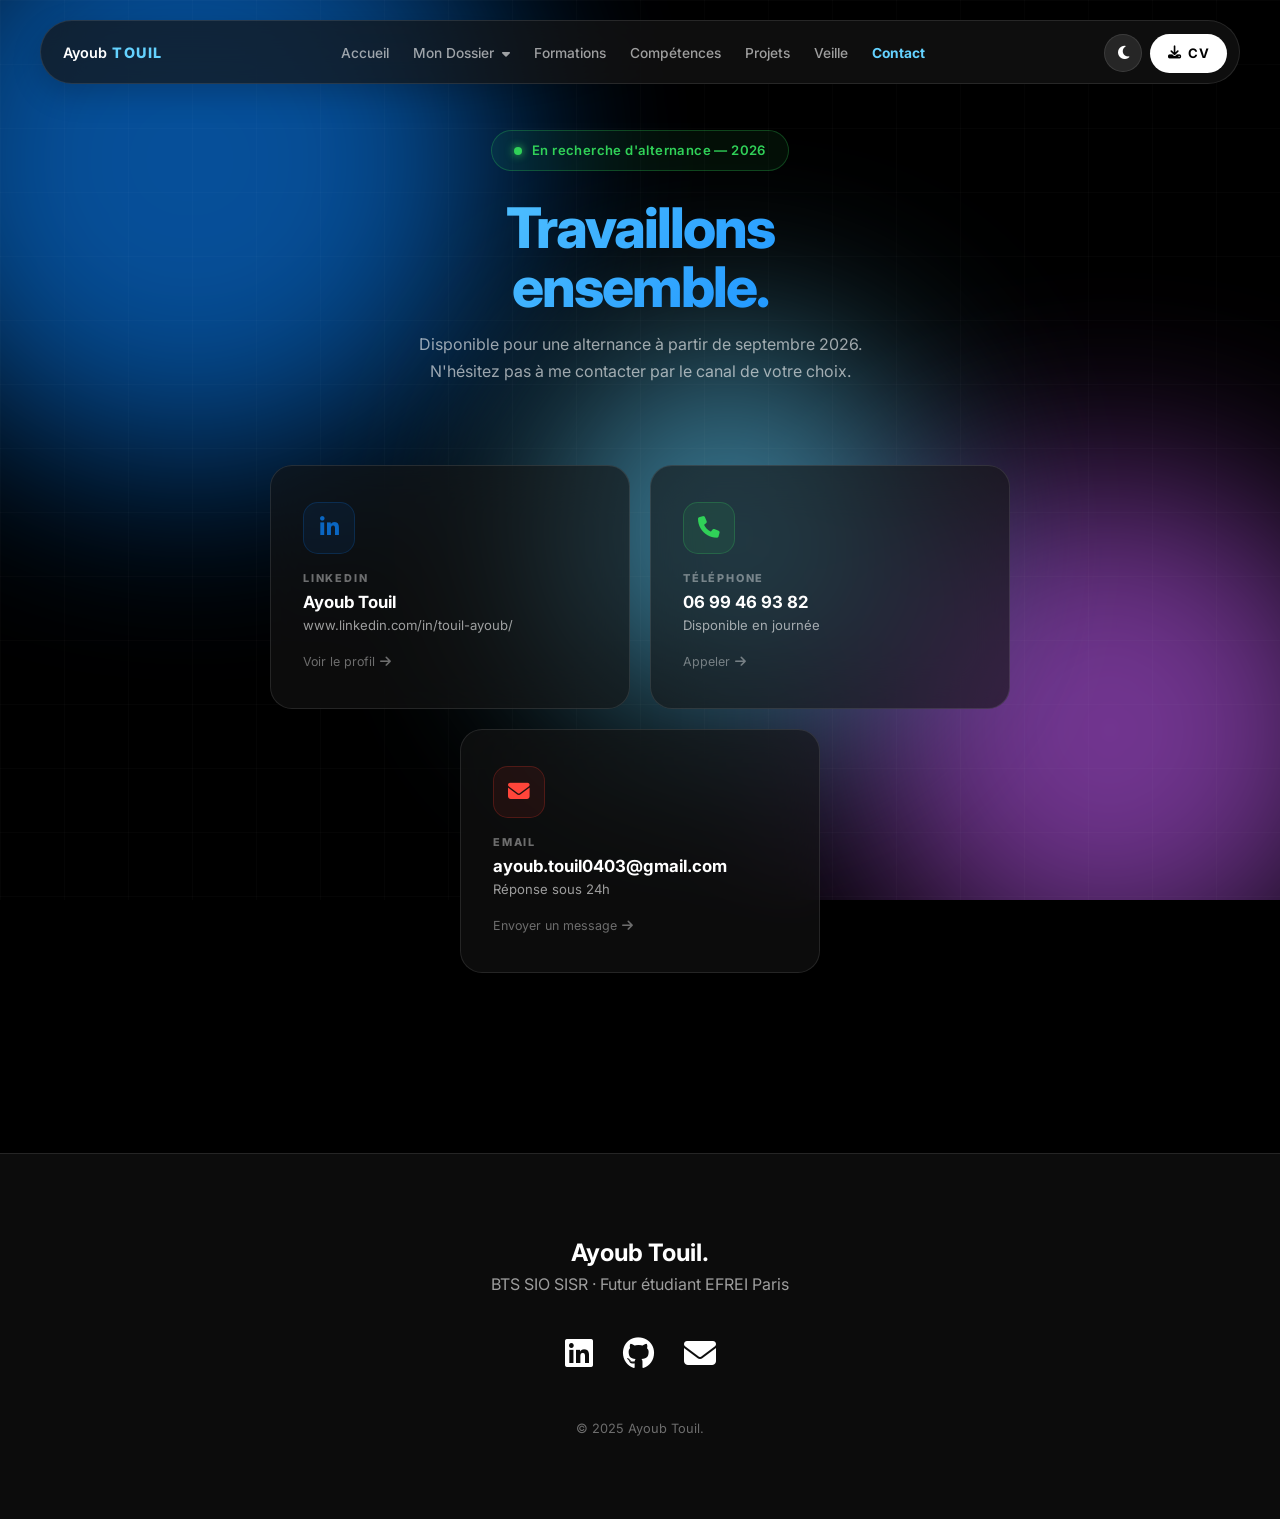
<file: contact.html>
<!DOCTYPE html>
<html lang="fr">
<head>
    <meta charset="UTF-8">
    <meta name="viewport" content="width=device-width, initial-scale=1.0">
    <title>Contact | Ayoub Touil</title>
    <link href="https://fonts.googleapis.com/css2?family=Inter:wght@300;400;600;700;800&display=swap" rel="stylesheet">
    <link rel="stylesheet" href="https://cdnjs.cloudflare.com/ajax/libs/font-awesome/6.4.0/css/all.min.css">
    <link rel="stylesheet" href="style.css">
    <style>
        /* ============================================
           CONTACT PAGE — STYLES SPÉCIFIQUES
        ============================================ */

        .contact-hero {
            padding: 130px 20px 60px;
            text-align: center;
            max-width: 700px;
            margin: 0 auto;
        }
        .contact-hero h1 {
            font-size: 3.5rem;
            font-weight: 800;
            letter-spacing: -2px;
            background: linear-gradient(135deg, var(--accent-cyan), var(--accent-blue));
            -webkit-background-clip: text;
            -webkit-text-fill-color: transparent;
            background-clip: text;
            margin-bottom: 14px;
        }
        .contact-hero p {
            color: var(--text-secondary);
            font-size: 1rem;
            line-height: 1.7;
            max-width: 480px;
            margin: 0 auto;
        }

        /* Grille de cartes contact */
        .contact-section {
            max-width: 780px;
            margin: 0 auto;
            padding: 20px 20px 80px;
        }

        /* Ligne 1 : 2 cartes côte à côte */
        .contact-row {
            display: flex;
            gap: 20px;
            margin-bottom: 20px;
            justify-content: center;
        }
        /* Ligne 2 : 1 carte centrée */
        .contact-row-center {
            display: flex;
            justify-content: center;
        }

        .contact-card {
            background: var(--card-glass);
            backdrop-filter: blur(25px);
            -webkit-backdrop-filter: blur(25px);
            border: 1px solid var(--border-glass);
            border-radius: 22px;
            padding: 36px 32px;
            display: flex;
            flex-direction: column;
            align-items: flex-start;
            gap: 16px;
            flex: 1;
            max-width: 360px;
            transition: all 0.25s ease;
            text-decoration: none;
            color: inherit;
        }
        .contact-card:hover {
            border-color: var(--hover-color, rgba(100,210,255,0.35));
            transform: translateY(-3px);
            box-shadow: 0 18px 48px var(--shadow-color);
        }
        .contact-card-icon {
            width: 52px; height: 52px;
            border-radius: 15px;
            border: 1px solid var(--icon-border, rgba(100,210,255,0.25));
            background: var(--icon-bg, rgba(100,210,255,0.08));
            display: flex; align-items: center; justify-content: center;
            font-size: 1.35rem;
            color: var(--icon-color, var(--accent-cyan));
            flex-shrink: 0;
        }
        .contact-card-label {
            font-size: 0.68rem;
            font-weight: 800;
            text-transform: uppercase;
            letter-spacing: 1.8px;
            color: var(--text-tertiary);
            margin-bottom: 2px;
        }
        .contact-card-value {
            font-size: 1.05rem;
            font-weight: 700;
            color: var(--text-primary);
            margin: 0;
            word-break: break-all;
        }
        .contact-card-sub {
            font-size: 0.82rem;
            color: var(--text-secondary);
            margin: 0;
            line-height: 1.5;
        }
        .contact-card-arrow {
            margin-top: auto;
            font-size: 0.78rem;
            color: var(--text-tertiary);
            display: flex;
            align-items: center;
            gap: 5px;
            transition: color 0.2s, gap 0.2s;
        }
        .contact-card:hover .contact-card-arrow {
            color: var(--icon-color, var(--accent-cyan));
            gap: 8px;
        }

        @media (max-width: 640px) {
            .contact-row { flex-direction: column; align-items: center; }
            .contact-card { max-width: 100%; width: 100%; }
            .contact-hero h1 { font-size: 2.6rem; }
        }
    </style>
</head>
<body>

    <div class="liquid-bg">
        <div class="blob blob-1"></div>
        <div class="blob blob-2"></div>
        <div class="blob blob-3"></div>
    </div>

    <nav>
        <a class="nav-brand" href="index.html">
            <span class="nb-first">Ayoub</span><span class="nb-last">TOUIL</span>
        </a>
        <div class="nav-links">
            <div class="nav-item"><a href="index.html">Accueil</a></div>
            <div class="nav-item dropdown">
                <a href="dossier.html">Mon Dossier <i class="fas fa-caret-down" style="font-size:0.8rem;margin-left:4px;"></i></a>
                <div class="dropdown-menu">
                    <a href="dossier.html#documents"><i class="fas fa-file-alt"></i> CV</a>
                    <a href="dossier.html#documents"><i class="fas fa-envelope-open-text"></i> Lettre de Motivation</a>
                </div>
            </div>
            <div class="nav-item"><a href="formations.html">Formations</a></div>
            <div class="nav-item"><a href="competences.html">Compétences</a></div>
            <div class="nav-item"><a href="projets.html">Projets</a></div>
            <div class="nav-item"><a href="veille.html">Veille</a></div>
            <div class="nav-item active-page"><a href="contact.html">Contact</a></div>
        </div>
        <div class="nav-actions">
            <button class="theme-toggle-btn" id="theme-toggle"><i class="fas fa-moon"></i></button>
            <a href="annexes/CV-TOUIL Ayoub-9.pdf" download class="nav-cv-btn">
                <i class="fas fa-download"></i> CV
            </a>
        </div>
    </nav>

    <!-- ===== HERO ===== -->
    <div class="contact-hero">
        <div class="status-badge" style="margin: 0 auto 28px;"><span class="status-dot"></span>En recherche d'alternance — 2026</div>
        <h1>Travaillons<br>ensemble.</h1>
        <p>Disponible pour une alternance à partir de septembre 2026. N'hésitez pas à me contacter par le canal de votre choix.</p>
    </div>

    <!-- ===== CARTES CONTACT ===== -->
    <div class="contact-section">

        <!-- Ligne 1 : LinkedIn + Téléphone -->
        <div class="contact-row">

            <a href="https://www.linkedin.com/in/touil-ayoub/" target="_blank" rel="noopener"
               class="contact-card"
               style="--icon-bg:rgba(10,102,194,0.1); --icon-color:#0A66C2; --icon-border:rgba(10,102,194,0.25); --hover-color:rgba(10,102,194,0.35);">
                <div class="contact-card-icon">
                    <i class="fab fa-linkedin-in"></i>
                </div>
                <div>
                    <div class="contact-card-label">LinkedIn</div>
                    <p class="contact-card-value">Ayoub Touil</p>
                    <p class="contact-card-sub">www.linkedin.com/in/touil-ayoub/</p>
                </div>
                <span class="contact-card-arrow">Voir le profil <i class="fas fa-arrow-right"></i></span>
            </a>

            <a href="tel:+33699469382" class="contact-card"
               style="--icon-bg:rgba(52,199,89,0.1); --icon-color:var(--accent-green); --icon-border:rgba(52,199,89,0.25); --hover-color:rgba(52,199,89,0.3);">
                <div class="contact-card-icon">
                    <i class="fas fa-phone"></i>
                </div>
                <div>
                    <div class="contact-card-label">Téléphone</div>
                    <p class="contact-card-value">06 99 46 93 82</p>
                    <p class="contact-card-sub">Disponible en journée</p>
                </div>
                <span class="contact-card-arrow">Appeler <i class="fas fa-arrow-right"></i></span>
            </a>

        </div>

        <!-- Ligne 2 : Email centré -->
        <div class="contact-row-center">

            <a href="mailto:ayoub.touil0403@gmail.com"
               class="contact-card"
               style="--icon-bg:rgba(255,59,48,0.08); --icon-color:#FF453A; --icon-border:rgba(255,59,48,0.22); --hover-color:rgba(255,59,48,0.28);">
                <div class="contact-card-icon">
                    <i class="fas fa-envelope"></i>
                </div>
                <div>
                    <div class="contact-card-label">Email</div>
                    <p class="contact-card-value">ayoub.touil0403@gmail.com</p>
                    <p class="contact-card-sub">Réponse sous 24h</p>
                </div>
                <span class="contact-card-arrow">Envoyer un message <i class="fas fa-arrow-right"></i></span>
            </a>

        </div>

    </div>

    <!-- ===== FOOTER ===== -->
    <footer id="contact-footer">
        <h2>Ayoub Touil.</h2>
        <p style="color:var(--text-secondary); margin-bottom: 30px;">BTS SIO SISR · Futur étudiant EFREI Paris</p>
        <div style="font-size: 2rem; display:flex; justify-content:center; gap:30px;">
            <a href="https://linkedin.com/in/ayoub-touil" target="_blank" style="color: var(--text-primary); transition:0.3s;"><i class="fab fa-linkedin"></i></a>
            <a href="#" style="color: var(--text-primary); transition:0.3s;"><i class="fab fa-github"></i></a>
            <a href="mailto:ayoub.touil0403@gmail.com" style="color: var(--text-primary); transition:0.3s;"><i class="fas fa-envelope"></i></a>
        </div>
        <p style="margin-top: 40px; font-size: 0.8rem; color:var(--text-tertiary);">© 2025 Ayoub Touil.</p>
    </footer>

    <script src="script.js" defer></script>

</body>
</html>
</file>
<file: style.css>
/* --- VARIABLES --- */
        /* Changement de :root à body pour une meilleure priorité des variables */
        body {
            /* Theme Dark (Par défaut) */
            --bg-main: #000000;
            --text-primary: #ffffff;
            --text-secondary: rgba(255, 255, 255, 0.6);
            --text-tertiary: rgba(255, 255, 255, 0.4);
            --card-glass: rgba(20, 20, 20, 0.6);
            --border-glass: rgba(255, 255, 255, 0.1);
            --nav-glass: rgba(20, 20, 20, 0.7);
            --tag-bg: rgba(255, 255, 255, 0.1);
            --btn-bg: #ffffff;
            --btn-text: #000000;
            --shadow-color: rgba(0,0,0,0.2);

            /* Accents */
            --accent-blue: #0A84FF;
            --accent-purple: #BF5AF2;
            --accent-cyan: #64D2FF;
            --accent-yellow: #FFD60A;
            --accent-green: #30D158;
            --accent-red: #FF453A;

            /* Liquid Blobs */
            --blob1-color: var(--accent-blue);
            --blob2-color: var(--accent-purple);
            --blob3-color: var(--accent-cyan);
            --blob-opacity: 0.6;
            
            /* Code snippet bg */
            --code-bg: #111;
            /* Assos card width */
            --assos-width: 80%;
            --assos-max-width: 1500px;

            background-color: var(--bg-main);
            color: var(--text-primary);
            font-family: 'Inter', sans-serif;
            line-height: 1.6;
            overflow-x: hidden;
            transition: background-color 0.5s ease, color 0.5s ease;
        }

        /* Theme Light Override */
        body.light-mode {
            --bg-main: #ffffff;
            --text-primary: #000000;
            --text-secondary: rgba(0, 0, 0, 0.7);
            --text-tertiary: rgba(0, 0, 0, 0.5);
            --card-glass: rgba(240, 240, 245, 0.9);
            --border-glass: rgba(0, 0, 0, 0.15);
            --nav-glass: rgba(255, 255, 255, 0.95);
            --tag-bg: rgba(0, 0, 0, 0.08);
            --btn-bg: #0A84FF;
            --btn-text: #ffffff;
            --shadow-color: rgba(0,0,0,0.1);
            --code-bg: #f5f5f5;
            --blob1-color: #AEE2FF; 
            --blob2-color: #E5B8F4; 
            --blob3-color: #B9F3FC; 
            --blob-opacity: 0.2;
        }

        * { margin: 0; padding: 0; box-sizing: border-box; }

        /* --- FOND ENRICHI (grille subtile) --- */
        body::after {
            content: '';
            position: fixed;
            inset: 0;
            z-index: -1;
            pointer-events: none;
            background-image:
                linear-gradient(rgba(255,255,255,0.018) 1px, transparent 1px),
                linear-gradient(90deg, rgba(255,255,255,0.018) 1px, transparent 1px);
            background-size: 64px 64px;
            transition: opacity 0.5s ease;
        }
        body.light-mode::after {
            background-image:
                linear-gradient(rgba(0,0,0,0.04) 1px, transparent 1px),
                linear-gradient(90deg, rgba(0,0,0,0.04) 1px, transparent 1px);
        }

        /* --- UI ELEMENTS --- */

        .liquid-bg { position: fixed; top: 0; left: 0; width: 100vw; height: 100vh; z-index: -1; overflow: hidden; }
        .blob { position: absolute; border-radius: 50%; filter: blur(100px); opacity: var(--blob-opacity); animation: float 10s infinite ease-in-out alternate; transition: 0.5s; }
        .blob-1 { width: 620px; height: 620px; background: var(--blob1-color); top: -150px; left: -120px; animation-duration: 12s; }
        .blob-2 { width: 500px; height: 500px; background: var(--blob2-color); bottom: -80px; right: -80px; animation-duration: 8s; animation-delay: 2s; }
        .blob-3 { width: 380px; height: 380px; background: var(--blob3-color); top: 38%; left: 42%; animation-duration: 15s; }
        @keyframes float { 0% { transform: translate(0, 0) scale(1); } 100% { transform: translate(40px, 60px) scale(1.12); } }

        /* --- NAVIGATION --- */
        nav {
            position: fixed; top: 20px; left: 50%; transform: translateX(-50%);
            width: calc(100% - 48px); max-width: 1200px;
            background: var(--nav-glass); backdrop-filter: blur(20px); -webkit-backdrop-filter: blur(20px);
            height: 64px;
            border-radius: 50px; border: 1px solid var(--border-glass);
            z-index: 1000;
            display: grid;
            grid-template-columns: auto 1fr auto;
            align-items: center;
            padding: 0 12px 0 22px;
            box-shadow: 0 10px 30px var(--shadow-color); transition: background 0.5s ease, border-color 0.5s ease;
        }

        /* Nom — zone gauche */
        .nav-brand { display: flex; align-items: baseline; gap: 5px; text-decoration: none; white-space: nowrap; }
        .nb-first { font-size: 0.9rem; font-weight: 600; color: var(--text-primary); transition: color 0.5s; }
        .nb-last  { font-size: 0.9rem; font-weight: 800; color: var(--accent-cyan); letter-spacing: 1.5px; text-transform: uppercase; transition: color 0.5s; }

        /* Liens — zone centrale */
        .nav-links {
            display: flex;
            flex-direction: row;
            align-items: center;
            justify-content: center;
            height: 64px;
            overflow: visible;
        }
        .nav-item {
            position: relative;
            height: 64px;
            display: flex;
            align-items: center;
            padding: 0 12px;
            white-space: nowrap;
        }
        .nav-item a { text-decoration: none; color: var(--text-secondary); font-size: 0.86rem; font-weight: 500; transition: color 0.25s; white-space: nowrap; }
        .nav-item a:hover { color: var(--text-primary); }
        .nav-item.active-page > a { font-weight: 700; color: var(--accent-cyan); }

        /* Dropdown */
        .dropdown:hover .dropdown-menu { opacity: 1; visibility: visible; transform: translateX(-50%) translateY(0); }
        .dropdown-menu {
            position: absolute; top: calc(100% + 6px); left: 50%;
            transform: translateX(-50%) translateY(10px);
            width: 210px; background: var(--nav-glass); backdrop-filter: blur(20px);
            border: 1px solid var(--border-glass); border-radius: 20px; padding: 10px;
            display: flex; flex-direction: column; opacity: 0; visibility: hidden;
            transition: all 0.25s cubic-bezier(0.25, 0.8, 0.25, 1);
            box-shadow: 0 10px 40px var(--shadow-color); z-index: 100;
        }
        .dropdown-menu a { display: flex; align-items: center; gap: 10px; padding: 10px 12px; border-radius: 12px; color: var(--text-secondary); text-decoration: none; font-size: 0.85rem; transition: all 0.2s; }
        .dropdown-menu a:hover { background: var(--tag-bg); color: var(--text-primary); }

        /* Actions — zone droite */
        .nav-actions { display: flex; align-items: center; justify-content: flex-end; gap: 8px; }

        /* Bouton thème (dans la nav) */
        .theme-toggle-btn {
            width: 38px; height: 38px; border-radius: 50%;
            background: var(--tag-bg); border: 1px solid var(--border-glass);
            color: var(--text-primary); font-size: 0.95rem; cursor: pointer;
            display: flex; align-items: center; justify-content: center;
            transition: all 0.3s ease; flex-shrink: 0;
        }
        .theme-toggle-btn:hover { background: rgba(255,255,255,0.12); transform: scale(1.08); }

        /* Bouton CV */
        .nav-cv-btn {
            display: inline-flex; align-items: center; gap: 7px;
            background: var(--btn-bg); color: var(--btn-text);
            padding: 9px 18px; border-radius: 30px;
            font-size: 0.82rem; font-weight: 700; text-decoration: none; letter-spacing: 0.3px;
            transition: all 0.3s ease; white-space: nowrap; flex-shrink: 0;
        }
        .nav-cv-btn:hover { background: var(--accent-blue); color: #fff; transform: translateY(-1px); }

        /* Anciens selectors (nettoyage) */
        .nav-brand-last, .nav-brand-first { display: none; }

        /* --- HERO --- */
        header {
            min-height: 100vh;
            display: flex; flex-direction: column; justify-content: center; align-items: center;
            text-align: center; padding: 100px 20px 60px;
            position: relative;
        }

        /* Badge statut — alternance */
        .status-badge {
            display: inline-flex;
            align-items: center;
            gap: 10px;
            padding: 9px 22px;
            background: rgba(48, 209, 88, 0.07);
            border: 1px solid rgba(48, 209, 88, 0.28);
            border-radius: 30px;
            font-size: 0.82rem;
            font-weight: 600;
            color: var(--accent-green);
            margin-bottom: 32px;
            letter-spacing: 0.4px;
            transition: all 0.5s ease;
        }
        .status-dot {
            width: 8px; height: 8px;
            border-radius: 50%;
            background: var(--accent-green);
            box-shadow: 0 0 8px var(--accent-green);
            animation: pulse-dot 2.2s ease-in-out infinite;
            flex-shrink: 0;
        }
        @keyframes pulse-dot {
            0%, 100% { opacity: 1; transform: scale(1); }
            50% { opacity: 0.35; transform: scale(0.75); }
        }

        /* Ancienne pill */
        .tag-pill {
            padding: 8px 18px; background: var(--tag-bg); border: 1px solid var(--border-glass);
            backdrop-filter: blur(10px); border-radius: 30px; font-size: 0.85rem; font-weight: 600;
            margin-bottom: 30px; text-transform: uppercase; letter-spacing: 2px; color: var(--accent-blue);
            transition: all 0.5s ease;
        }

        /* Accent sur le nom dans le hero */
        .hero-name-accent {
            background: linear-gradient(135deg, var(--accent-cyan), var(--accent-blue));
            -webkit-background-clip: text;
            -webkit-text-fill-color: transparent;
            background-clip: text;
        }

        h1 { font-size: 5rem; font-weight: 800; letter-spacing: -2px; color: var(--text-primary); margin-bottom: 16px; line-height: 1.05; transition: all 0.5s ease; }

        /* Ligne d'animation typing */
        .typing-row {
            display: flex;
            align-items: center;
            justify-content: center;
            gap: 0;
            font-size: 1.6rem;
            font-weight: 700;
            margin-bottom: 28px;
            min-height: 2.2rem;
        }
        .typing-word {
            background: linear-gradient(135deg, var(--accent-cyan), var(--accent-blue));
            -webkit-background-clip: text;
            -webkit-text-fill-color: transparent;
            background-clip: text;
            letter-spacing: -0.5px;
        }
        .typing-cursor {
            color: var(--accent-cyan);
            font-weight: 300;
            margin-left: 3px;
            animation: blink-cursor 1s step-end infinite;
            -webkit-text-fill-color: var(--accent-cyan);
        }
        @keyframes blink-cursor {
            0%, 100% { opacity: 1; }
            50% { opacity: 0; }
        }

        .hero-sub { font-size: 1.15rem; color: var(--text-secondary); max-width: 560px; margin-bottom: 44px; line-height: 1.7; transition: color 0.5s ease; }

        /* CTAs hero */
        .hero-ctas {
            display: flex;
            align-items: center;
            gap: 16px;
            flex-wrap: wrap;
            justify-content: center;
        }
        .btn-outline {
            padding: 14px 32px;
            border-radius: 50px;
            text-decoration: none;
            font-weight: 600;
            font-size: 1rem;
            border: 1px solid var(--border-glass);
            color: var(--text-secondary);
            transition: all 0.3s ease;
            display: inline-flex;
            align-items: center;
            gap: 8px;
            background: rgba(255,255,255,0.03);
        }
        .btn-outline:hover {
            border-color: var(--accent-cyan);
            color: var(--text-primary);
            background: rgba(100, 210, 255, 0.06);
            transform: translateY(-2px);
        }

        /* Indicateur de défilement */
        .hero-scroll-hint {
            position: absolute;
            bottom: 36px;
            left: 50%;
            transform: translateX(-50%);
            font-size: 1rem;
            color: var(--text-tertiary);
            animation: bounce-hint 2.4s ease-in-out infinite;
        }
        @keyframes bounce-hint {
            0%, 100% { transform: translateX(-50%) translateY(0); opacity: 0.5; }
            50% { transform: translateX(-50%) translateY(8px); opacity: 1; }
        }

        /* --- SCROLL OFFSET — compense la navbar fixe (top:20px + height:64px = 84px) --- */
        [id], h1, h2 { scroll-margin-top: 104px; }

        /* --- GRID & CARDS --- */
        .container { max-width: 1100px; margin: 0 auto; padding: 60px 20px; }
        .section-header { margin-bottom: 50px; padding-left: 10px;}
        .section-header h2 { font-size: 3rem; font-weight: 700; letter-spacing: -1px; margin-bottom: 5px; color: var(--text-primary); transition: color 0.5s ease;}
        .section-header p { font-size: 1.2rem; color: var(--text-secondary); transition: color 0.5s ease;}

        .bento-grid { display: grid; grid-template-columns: repeat(4, 1fr); gap: 25px; grid-auto-rows: minmax(200px, auto); }
        .span-1 { grid-column: span 1; } .span-2 { grid-column: span 2; } .span-4 { grid-column: span 4; } .row-2 { grid-row: span 2; }

        .card {
            background: var(--card-glass); backdrop-filter: blur(25px); -webkit-backdrop-filter: blur(25px);
            border: 1px solid var(--border-glass); border-radius: 30px; padding: 30px;
            transition: all 0.4s cubic-bezier(0.25, 0.8, 0.25, 1);
            display: flex; flex-direction: column; justify-content: space-between;
            box-shadow: 0 4px 20px var(--shadow-color);
        }
        .card:hover { transform: scale(1.02); border-color: var(--accent-blue); }
        .card h3 { font-size: 1.5rem; margin-bottom: 5px; color: var(--text-primary); transition: color 0.5s ease; }
        .card h4 { font-size: 1.1rem; color: var(--text-secondary); margin-bottom: 15px; font-weight: 500; transition: color 0.5s ease; }
        .card p { color: var(--text-secondary); font-size: 1rem; transition: color 0.5s ease; }
        .card-date { font-size: 0.8rem; color: var(--accent-blue); font-weight: 700; text-transform: uppercase; margin-bottom: 10px; display: block; letter-spacing: 1px; }

        .skill-list { list-style: none; margin-top: 15px; }
        .skill-list li { display: flex; align-items: start; margin-bottom: 10px; color: var(--text-secondary); font-size: 0.95rem; transition: color 0.5s ease;}
        .skill-list li i { margin-right: 12px; margin-top: 4px; }
        .tech-tag { display: inline-block; background: var(--tag-bg); padding: 6px 14px; border-radius: 20px; font-size: 0.8rem; margin: 8px 8px 0 0; color: var(--text-primary); border: 1px solid var(--border-glass); transition: all 0.5s ease; }
        
        .btn-main {
            background: var(--btn-bg); color: var(--btn-text);
            padding: 14px 36px; border-radius: 50px; text-decoration: none;
            font-weight: 600; font-size: 1rem; transition: all 0.3s ease;
            box-shadow: 0 0 20px var(--shadow-color); border:none; cursor: pointer;
            display: inline-flex; align-items: center; gap: 8px;
        }
        .btn-main:hover { transform: translateY(-2px) scale(1.03); background: var(--accent-blue); color: white; box-shadow: 0 8px 25px rgba(10,132,255,0.35); }

        /* --- STYLES FLIP CARD --- */
        .flip-card-container { perspective: 1000px; height: 100%; }
        .flip-card-inner {
            position: relative; width: 100%; height: 100%;
            text-align: left; transition: transform 0.8s cubic-bezier(0.175, 0.885, 0.32, 1.275);
            transform-style: preserve-3d;
        }
        .flip-card-container:hover .flip-card-inner { transform: rotateY(180deg); }
        .flip-card-front, .flip-card-back {
            position: absolute; width: 100%; height: 100%;
            -webkit-backface-visibility: hidden; backface-visibility: hidden;
            border-radius: 30px; padding: 30px;
            border: 1px solid var(--border-glass); box-shadow: 0 4px 20px var(--shadow-color);
        }
        .flip-card-front { background: var(--card-glass); display: flex; flex-direction: column; justify-content: space-between; }
        .flip-card-back {
            background: rgba(10, 10, 10, 0.95); backdrop-filter: blur(30px);
            color: white; transform: rotateY(180deg);
            display: flex; flex-direction: column; justify-content: center; align-items: center; text-align: center;
        }
        .stage-options-grid { display: grid; grid-template-columns: 1fr 1fr; gap: 15px; width: 100%; margin-top: 20px; }
        .stage-btn {
            background: rgba(255,255,255,0.1); border: 1px solid var(--accent-blue);
            padding: 15px; border-radius: 15px; cursor: pointer; transition: 0.3s;
            display: flex; flex-direction: column; align-items: center; gap: 5px; color: white;
        }
        .stage-btn:hover { background: var(--accent-blue); transform: translateY(-3px); box-shadow: 0 5px 15px rgba(10, 132, 255, 0.4); }

        /* --- DOCS --- */
        .doc-grid { display: grid; grid-template-columns: repeat(auto-fit, minmax(300px, 1fr)); gap: 30px; margin-top: 30px; }
        .doc-card {
            background: var(--card-glass); border: 1px solid var(--border-glass);
            border-radius: 30px; overflow: hidden; text-align: center;
            transition: all 0.4s ease; position: relative; height: 350px;
        }
        .doc-card:hover { transform: translateY(-5px); box-shadow: 0 20px 50px var(--shadow-color); border-color: var(--accent-blue);}
        .doc-preview { width: 100%; height: 100%; background: rgba(0,0,0,0.1); position: relative; overflow: hidden; }
        .doc-preview img { width: 100%; height: 100%; object-fit: cover; transition: 0.5s; opacity: 0.8; }
        .doc-card:hover .doc-preview img { opacity: 0.4; transform: scale(1.05); filter: blur(5px); }
        .doc-actions {
            position: absolute; top: 50%; left: 50%; transform: translate(-50%, -50%);
            display: flex; gap: 15px; opacity: 0; transition: 0.3s; z-index: 10;
        }
        .doc-card:hover .doc-actions { opacity: 1; }
        .doc-info {
            position: absolute; bottom: 0; left: 0; width: 100%;
            background: linear-gradient(0deg, rgba(0,0,0,0.9) 0%, transparent 100%);
            padding: 20px; padding-top: 40px; pointer-events: none;
        }
        .btn-icon {
            width: 50px; height: 50px; border-radius: 50%; background: var(--btn-bg); color: var(--btn-text);
            display: flex; align-items: center; justify-content: center; text-decoration: none;
            font-size: 1.2rem; cursor: pointer; transition: 0.2s;
        }
        .btn-icon:hover { transform: scale(1.2); background: var(--accent-blue); color: white; }

        /* --- STYLES ADDITIONNELS POUR LES NOUVEAUX PROJETS TECHNIQUES --- */
        .btn-details {
            display: block; width: 100%; padding: 12px; margin-top: auto;
            background: rgba(255,255,255,0.1); color: var(--text-primary);
            text-align: center; border: 1px solid var(--border-glass);
            border-radius: 12px; cursor: pointer; font-weight: 600;
            transition: background 0.2s; text-decoration: none;
        }
        .btn-details:hover { background-color: var(--accent-blue); border-color: var(--accent-blue); color: white; }

        /* --- MODALS GENERALES --- */
        .modal {
            display: none; position: fixed; z-index: 2000; left: 0; top: 0; width: 100%; height: 100%;
            background-color: rgba(0,0,0,0.9); backdrop-filter: blur(10px);
            align-items: center; justify-content: center; animation: fadeIn 0.3s;
        }
        .modal img { max-width: 90%; max-height: 85vh; border-radius: 10px; box-shadow: 0 0 50px rgba(0,0,0,0.5); }
        .close-modal { position: absolute; top: 30px; right: 40px; color: white; font-size: 40px; cursor: pointer; }
        
        /* Modal Infos (Petit format) */
        .info-modal-content {
            background: var(--bg-main); border: 1px solid var(--border-glass);
            width: 500px; max-width: 90%; padding: 30px; border-radius: 20px;
            position: relative; color: var(--text-primary); box-shadow: 0 20px 50px rgba(0,0,0,0.5);
        }

        /* --- STYLE POUR MODALE TECHNIQUE (GRAND FORMAT) --- */
        .modal-tech-content {
            background: var(--bg-main); border: 1px solid var(--border-glass);
            width: 800px; max-width: 95%; max-height: 90vh; overflow-y: auto;
            border-radius: 20px; position: relative; color: var(--text-primary);
            box-shadow: 0 25px 50px -12px rgba(0,0,0,0.5);
            display: flex; flex-direction: column;
        }
        .modal-tech-header {
            padding: 20px 30px; border-bottom: 1px solid var(--border-glass);
            display: flex; justify-content: space-between; align-items: center;
        }
        .modal-tech-body { padding: 30px; display: flex; flex-direction: column; height: 100%; }
        
        .network-schema {
            width: 100%; height: 220px;
            background-color: rgba(255,255,255,0.05);
            border: 2px dashed var(--border-glass);
            border-radius: 10px; display: flex; align-items: center; justify-content: center;
            color: var(--text-tertiary); margin-bottom: 1.5rem; font-style: italic;
        }
        
        pre {
            background-color: var(--code-bg); color: #d4d4d4;
            padding: 1.5rem; border-radius: 10px; overflow-x: auto;
            font-family: 'Consolas', 'Monaco', monospace; font-size: 0.85rem;
            border-left: 4px solid var(--accent-blue);
        }

        @keyframes fadeIn { from {opacity: 0;} to {opacity: 1;} }
        footer { margin-top: 100px; padding: 80px 20px; text-align: center; background: var(--card-glass); border-top: 1px solid var(--border-glass); transition: all 0.5s ease; }
        footer h2 { color: var(--text-primary); transition: color 0.5s ease;}

        /* Responsive — tablette & mobile */
        @media (max-width: 960px) {
            nav { width: calc(100% - 24px); grid-template-columns: auto auto; padding: 0 10px 0 18px; }
            .nav-links { display: none; }
        }
        @media (max-width: 900px) {
            h1 { font-size: 3.5rem; letter-spacing: -2px; }
            .typing-row { font-size: 1.3rem; }
            .bento-grid { grid-template-columns: 1fr; }
            .span-1, .span-2, .span-4 { grid-column: span 1; }
            .row-2 { grid-row: span 1; }
            .hero-ctas { flex-direction: column; gap: 12px; }
            .btn-main, .btn-outline { width: 100%; justify-content: center; }
        }
                /* --- ABOUT SECTION STYLES --- */
        .about-grid {
            display: grid;
            grid-template-columns: 350px 1fr;
            gap: 30px;
            align-items: start;
        }

        .profile-card {
            background: var(--card-glass);
            border: 1px solid var(--border-glass);
            border-radius: 30px;
            padding: 32px 28px;
            text-align: center;
            box-shadow: 0 0 0 1px rgba(100,210,255,0.06), 0 20px 50px var(--shadow-color);
            transition: all 0.4s ease;
            position: relative;
            overflow: hidden;
        }
        .profile-card::before {
            content: '';
            position: absolute;
            top: 0; left: 0; right: 0;
            height: 2px;
            background: linear-gradient(90deg, var(--accent-cyan), var(--accent-blue), var(--accent-purple));
            opacity: 0.7;
        }

        .profile-img {
            width: 120px;
            height: 120px;
            border-radius: 50%;
            background: var(--tag-bg);
            margin: 0 auto 18px;
            overflow: hidden;
            border: 2px solid transparent;
            box-shadow:
                0 0 0 3px rgba(100, 210, 255, 0.25),
                0 0 24px rgba(10, 132, 255, 0.2);
        }

        .profile-img img { width: 100%; height: 100%; object-fit: cover; }

        .profile-title {
            color: var(--accent-blue);
            font-weight: 700;
            font-size: 0.9rem;
            margin-bottom: 20px;
            text-transform: uppercase;
        }

        .contact-links {
            text-align: left;
            margin-bottom: 25px;
        }

        .contact-item {
            font-size: 0.85rem;
            margin-bottom: 10px;
            color: var(--text-secondary);
        }

        .contact-item i { width: 20px; color: var(--accent-blue); }
        .contact-item a { color: inherit; text-decoration: none; transition: 0.3s; }
        .contact-item a:hover { color: var(--text-primary); }

        .stats-mini-grid {
            display: grid;
            grid-template-columns: 1fr 1fr;
            gap: 10px;
            margin-top: 18px;
        }

        .stat-box.full-width {
            grid-column: span 2;
            display: flex;
            flex-direction: column;
            align-items: center;
            justify-content: center;
        }
        .stat-box {
            background: rgba(255,255,255,0.03);
            border: 1px solid var(--border-glass);
            padding: 15px 5px;
            border-radius: 15px;
        }

        .stat-box span {
            display: block;
            font-size: 1.2rem;
            font-weight: 800;
            color: var(--text-primary);
        }

        .stat-box p { font-size: 0.7rem; color: var(--text-tertiary); margin: 0; }

        .about-content {
            display: flex;
            flex-direction: column;
            gap: 25px;
        }

        .card-icon-title {
            display: flex;
            align-items: center;
            gap: 15px;
            margin-bottom: 15px;
        }

        .card-icon-title i { font-size: 1.8rem; color: var(--accent-blue); }

        .about-footer-cards {
            display: grid;
            grid-template-columns: 1fr 1fr;
            gap: 25px;
        }

        /* --- ASSOS CARD STYLE --- */
        .assos-card {
            grid-column: 1 / -1;
            justify-self: center;
            width: var(--assos-width);
            max-width: var(--assos-max-width);
            margin-left: auto;
            margin-right: auto;
            transition: width 0.25s ease, max-width 0.25s ease;
        }
        @media (max-width: 900px) {
            .assos-card { width: 100%; grid-column: span 1; }
        }

        /* --- TIMELINE FORMATIONS --- */
        .timeline {
            position: relative;
            max-width: 900px;
            margin: 0 auto;
        }

        .timeline::before {
            content: '';
            position: absolute;
            left: 50%;
            transform: translateX(-50%);
            width: 3px;
            height: 100%;
            background: linear-gradient(180deg, var(--accent-blue), var(--accent-purple), var(--accent-cyan));
            opacity: 0.3;
            top: 0;
        }

        .timeline-item {
            margin-bottom: 50px;
            position: relative;
        }

        .timeline-item:nth-child(odd) .timeline-content {
            margin-left: 0;
            margin-right: auto;
            width: 48%;
            text-align: right;
            padding-right: 40px;
        }

        .timeline-item:nth-child(even) .timeline-content {
            margin-left: auto;
            margin-right: 0;
            width: 48%;
            text-align: left;
            padding-left: 40px;
        }

        .timeline-item::before {
            content: '';
            position: absolute;
            left: 50%;
            top: 25px;
            transform: translateX(-50%);
            width: 16px;
            height: 16px;
            background: var(--bg-main);
            border: 3px solid var(--accent-blue);
            border-radius: 50%;
            z-index: 10;
            transition: all 0.3s ease;
        }

        .timeline-item.featured::before {
            width: 22px;
            height: 22px;
            border-color: var(--accent-cyan);
            box-shadow: 0 0 15px rgba(100, 210, 255, 0.4);
        }

        /* BTN En savoir plus */
        .btn-learn-more {
            display: inline-block;
            margin-top: 20px;
            padding: 10px 20px;
            background: rgba(10, 132, 255, 0.15);
            border: 1px solid var(--accent-blue);
            color: var(--accent-blue);
            border-radius: 10px;
            font-weight: 600;
            font-size: 0.9rem;
            cursor: pointer;
            transition: all 0.3s ease;
            text-decoration: none;
        }

        .btn-learn-more:hover {
            background: var(--accent-blue);
            color: white;
            transform: translateY(-2px);
        }

        /* MODALE FORMATION - Masquée par défaut */
        .formation-modal {
            display: none;
            position: fixed;
            z-index: 2001;
            left: 0;
            top: 0;
            width: 100%;
            height: 100%;
            background-color: rgba(0, 0, 0, 0.7);
            overflow-y: auto;
            animation: fadeIn 0.3s;
        }

        .formation-modal.visible {
            display: flex;
            align-items: flex-start;
            justify-content: center;
        }

        .formation-modal-content {
            background: var(--bg-main);
            margin: 40px auto;
            padding: 40px;
            border: 1px solid var(--border-glass);
            border-radius: 20px;
            max-width: 1200px;
            width: 90%;
            color: var(--text-primary);
            box-shadow: 0 10px 50px rgba(0, 0, 0, 0.3);
            position: relative;
        }

        .close-formation-modal {
            position: absolute;
            right: 30px;
            top: 30px;
            font-size: 30px;
            color: var(--text-primary);
            cursor: pointer;
            transition: 0.3s;
        }

        .close-formation-modal:hover {
            color: var(--accent-blue);
        }

        .formation-modal h2 {
            font-size: 2.2rem;
            margin-bottom: 10px;
            color: var(--text-primary);
        }

        .formation-modal > p {
            color: var(--text-secondary);
            font-size: 1.1rem;
            margin-bottom: 30px;
        }

        /* Sections de la modale - cachées par défaut */
        .formation-modal-step {
            display: none;
        }

        .formation-modal-step.active {
            display: block;
        }

        .formation-modal h3 {
            font-size: 1.8rem;
            color: var(--text-primary);
            margin-bottom: 30px;
        }

        /* SECTIONS masquées par défaut */
        .formation-section-box {
            background: var(--card-glass);
            backdrop-filter: blur(25px);
            border: 1px solid var(--border-glass);
            border-radius: 20px;
            padding: 40px;
            margin-top: 40px;
            box-shadow: 0 4px 20px var(--shadow-color);
            display: none; /* MASQUÉ PAR DÉFAUT */
        }

        .formation-section-box.visible {
            display: block;
        }

        .formation-section-box h3 {
            font-size: 1.8rem;
            color: var(--text-primary);
            margin-bottom: 30px;
            text-align: center;
        }

        .formation-section-box h4 {
            font-size: 1.2rem;
            color: var(--text-primary);
            margin: 30px 0 20px 0;
        }

        .formation-section-box p {
            color: var(--text-secondary);
            margin-bottom: 20px;
            line-height: 1.6;
        }

        /* Cartes Organisation/Programme/Validation */
        .org-prog-val-cards {
            display: grid;
            grid-template-columns: repeat(auto-fit, minmax(280px, 1fr));
            gap: 20px;
            margin-bottom: 40px;
        }

        .org-prog-val-card {
            background: rgba(255, 255, 255, 0.05);
            border: 1px solid var(--border-glass);
            border-radius: 15px;
            padding: 25px;
            text-align: center;
            transition: all 0.3s ease;
        }

        .org-prog-val-card:hover {
            transform: translateY(-3px);
            border-color: var(--accent-blue);
            background: rgba(255, 255, 255, 0.08);
        }

        .org-prog-val-card h5 {
            font-size: 1.1rem;
            color: var(--accent-blue);
            margin-bottom: 15px;
            font-weight: 600;
        }

        .org-prog-val-card ul {
            list-style: none;
            text-align: left;
        }

        .org-prog-val-card li {
            padding: 8px 0;
            color: var(--text-secondary);
            font-size: 0.9rem;
            border-bottom: 1px solid var(--border-glass);
        }

        .org-prog-val-card li:last-child {
            border-bottom: none;
        }

        .org-prog-val-card li:before {
            content: "✓ ";
            color: var(--accent-blue);
            font-weight: 600;
            margin-right: 8px;
        }

        /* Sous-box Compétences communes */
        .competences-box {
            background: rgba(100, 210, 255, 0.08);
            border: 1px solid rgba(100, 210, 255, 0.2);
            border-radius: 15px;
            padding: 30px;
            margin: 30px 0;
        }

        .competences-box h4 {
            text-align: center;
            color: var(--accent-cyan);
        }

        .competences-cards {
            display: grid;
            grid-template-columns: repeat(auto-fit, minmax(260px, 1fr));
            gap: 20px;
            margin-top: 20px;
        }

        .competence-card {
            background: rgba(255, 255, 255, 0.03);
            border: 1px solid var(--border-glass);
            border-radius: 12px;
            padding: 20px;
        }

        .competence-card h5 {
            font-size: 1rem;
            color: var(--accent-cyan);
            margin-bottom: 12px;
            font-weight: 600;
        }

        .competence-card ul {
            list-style: none;
        }

        .competence-card li {
            padding: 6px 0;
            color: var(--text-secondary);
            font-size: 0.85rem;
        }

        .competence-card li:before {
            content: "→ ";
            color: var(--accent-cyan);
            font-weight: 600;
            margin-right: 8px;
        }

        /* Bouton Découvrir les spécialités */
        .btn-discover-specialties {
            display: block;
            margin: 30px auto 0;
            padding: 12px 30px;
            background: var(--accent-blue);
            color: white;
            border: none;
            border-radius: 12px;
            font-weight: 600;
            font-size: 0.95rem;
            cursor: pointer;
            transition: all 0.3s ease;
        }

        .btn-discover-specialties:hover {
            background: var(--accent-cyan);
            transform: translateY(-2px);
            box-shadow: 0 5px 15px rgba(100, 210, 255, 0.3);
        }

        /* Section Spécialités (masquée par défaut) */
        .specialties-section {
            display: none;
            margin-top: 40px;
        }

        .specialties-section.visible {
            display: block;
            animation: fadeIn 0.3s;
        }

        .specialties-section h3 {
            font-size: 1.8rem;
            color: var(--text-primary);
            margin-bottom: 10px;
            text-align: center;
        }

        .specialties-section > p {
            color: var(--text-secondary);
            text-align: center;
            margin-bottom: 30px;
        }

        /* Cartes Spécialités */
        .specialties-grid {
            display: grid;
            grid-template-columns: repeat(auto-fit, minmax(380px, 1fr));
            gap: 30px;
        }

        .specialty-card {
            background: var(--card-glass);
            border: 1px solid var(--border-glass);
            border-radius: 15px;
            padding: 30px;
            transition: all 0.3s ease;
        }

        .specialty-card:hover {
            transform: translateY(-5px);
            border-color: var(--accent-blue);
        }

        .specialty-card.featured-specialty {
            border-color: var(--accent-cyan);
            box-shadow: 0 0 20px rgba(100, 210, 255, 0.15);
        }

        .specialty-card h4 {
            font-size: 1.3rem;
            color: var(--accent-blue);
            margin-bottom: 8px;
        }

        .specialty-card .specialty-subtitle {
            font-size: 0.9rem;
            color: var(--text-secondary);
            margin-bottom: 25px;
            font-style: italic;
        }

        .specialty-card h5 {
            font-size: 1rem;
            margin-top: 20px;
            margin-bottom: 10px;
            color: var(--text-primary);
            font-weight: 600;
        }

        .specialty-card ul {
            list-style: none;
            margin-bottom: 12px;
        }

        .specialty-card li {
            padding: 5px 0;
            color: var(--text-secondary);
            font-size: 0.85rem;
        }

        .specialty-card li:before {
            content: "• ";
            color: var(--accent-blue);
            margin-right: 6px;
            font-weight: 600;
        }        .timeline-content {
            display: flex;
            flex-direction: column;
        }

        .timeline-card {
            background: var(--card-glass);
            backdrop-filter: blur(25px);
            border: 1px solid var(--border-glass);
            border-radius: 20px;
            padding: 25px;
            transition: all 0.4s cubic-bezier(0.25, 0.8, 0.25, 1);
            box-shadow: 0 4px 20px var(--shadow-color);
            height: 100%;
        }

        .timeline-card:hover {
            transform: translateY(-5px);
            border-color: var(--accent-blue);
        }

        .timeline-card h3 {
            font-size: 1.4rem;
            margin-bottom: 5px;
            color: var(--text-primary);
            transition: color 0.3s ease;
        }

        .timeline-card h4 {
            font-size: 0.95rem;
            color: var(--text-secondary);
            margin-bottom: 15px;
            font-weight: 500;
        }

        .timeline-card p {
            color: var(--text-secondary);
            font-size: 0.9rem;
            margin-bottom: 10px;
            line-height: 1.5;
        }

        .timeline-date {
            font-size: 0.8rem;
            color: var(--accent-blue);
            font-weight: 700;
            text-transform: uppercase;
            margin-bottom: 10px;
            letter-spacing: 1px;
            display: block;
        }

        /* Featured card (BTS SIO) */
        .timeline-card.featured {
            border-color: var(--accent-cyan);
            box-shadow: 0 0 20px rgba(100, 210, 255, 0.2), 0 4px 20px var(--shadow-color);
            position: relative;
        }

        .timeline-card.featured h3 {
            color: var(--accent-cyan);
        }

        .featured-badge {
            display: inline-block;
            background: rgba(100, 210, 255, 0.1);
            border: 1px solid var(--accent-cyan);
            padding: 4px 12px;
            border-radius: 12px;
            font-size: 0.7rem;
            color: var(--accent-cyan);
            font-weight: 700;
            text-transform: uppercase;
            margin-bottom: 15px;
            letter-spacing: 0.5px;
        }

        .sigle-explanation {
            background: rgba(100, 210, 255, 0.05);
            border-left: 3px solid var(--accent-cyan);
            padding: 12px;
            border-radius: 8px;
            margin: 12px 0;
            font-size: 0.85rem;
            color: var(--text-secondary);
            line-height: 1.4;
        }

        .skills-badges {
            display: flex;
            flex-wrap: wrap;
            gap: 8px;
            margin-top: 15px;
        }

        .skill-badge {
            display: inline-block;
            background: rgba(100, 210, 255, 0.15);
            border: 1px solid var(--accent-cyan);
            padding: 6px 14px;
            border-radius: 15px;
            font-size: 0.75rem;
            color: var(--accent-cyan);
            font-weight: 600;
            text-transform: capitalize;
        }

        /* --- GRILLE COMPÉTENCES TECHNIQUES (formations.html) --- */
        .tech-skills-grid {
            display: grid;
            grid-template-columns: repeat(auto-fit, minmax(260px, 1fr));
            gap: 16px;
            margin-top: 16px;
        }
        .tsg-category {
            background: var(--card-glass);
            border: 1px solid var(--border-glass);
            border-radius: 16px;
            padding: 16px 18px;
        }
        .tsg-cat-header {
            font-size: 0.72rem;
            font-weight: 800;
            text-transform: uppercase;
            letter-spacing: 1.4px;
            margin-bottom: 10px;
            display: flex;
            align-items: center;
            gap: 7px;
        }
        .tsg-tags {
            display: flex;
            flex-wrap: wrap;
            gap: 6px;
        }
        .tsg-tag {
            font-size: 0.7rem;
            font-weight: 600;
            padding: 3px 9px;
            background: var(--tag-bg);
            border: 1px solid var(--border-glass);
            border-radius: 7px;
            color: var(--text-secondary);
            transition: all 0.18s ease;
        }
        .tsg-tag:hover {
            background: rgba(100,210,255,0.08);
            border-color: rgba(100,210,255,0.3);
            color: var(--accent-cyan);
        }

        .specialties {
            display: flex;
            flex-wrap: wrap;
            gap: 8px;
            margin-top: 12px;
        }

        .specialty-tag {
            display: inline-block;
            background: var(--tag-bg);
            border: 1px solid var(--border-glass);
            padding: 5px 12px;
            border-radius: 12px;
            font-size: 0.75rem;
            color: var(--text-secondary);
            font-weight: 500;
        }

        .institution {
            font-size: 0.85rem;
            color: var(--text-tertiary);
            font-style: italic;
        }

        @media (max-width: 900px) {
            .timeline::before {
                left: 20px;
            }

            .timeline-item::before {
                left: 20px;
            }

            .timeline-item:nth-child(odd) .timeline-content,
            .timeline-item:nth-child(even) .timeline-content {
                width: 100%;
                text-align: left;
                padding-left: 60px;
                padding-right: 0;
            }
        }

        /* --- RESPONSIVE ABOUT --- */
        @media (max-width: 900px) {
            .about-grid { grid-template-columns: 1fr; }
            .about-footer-cards { grid-template-columns: 1fr; }
        }
</file>
